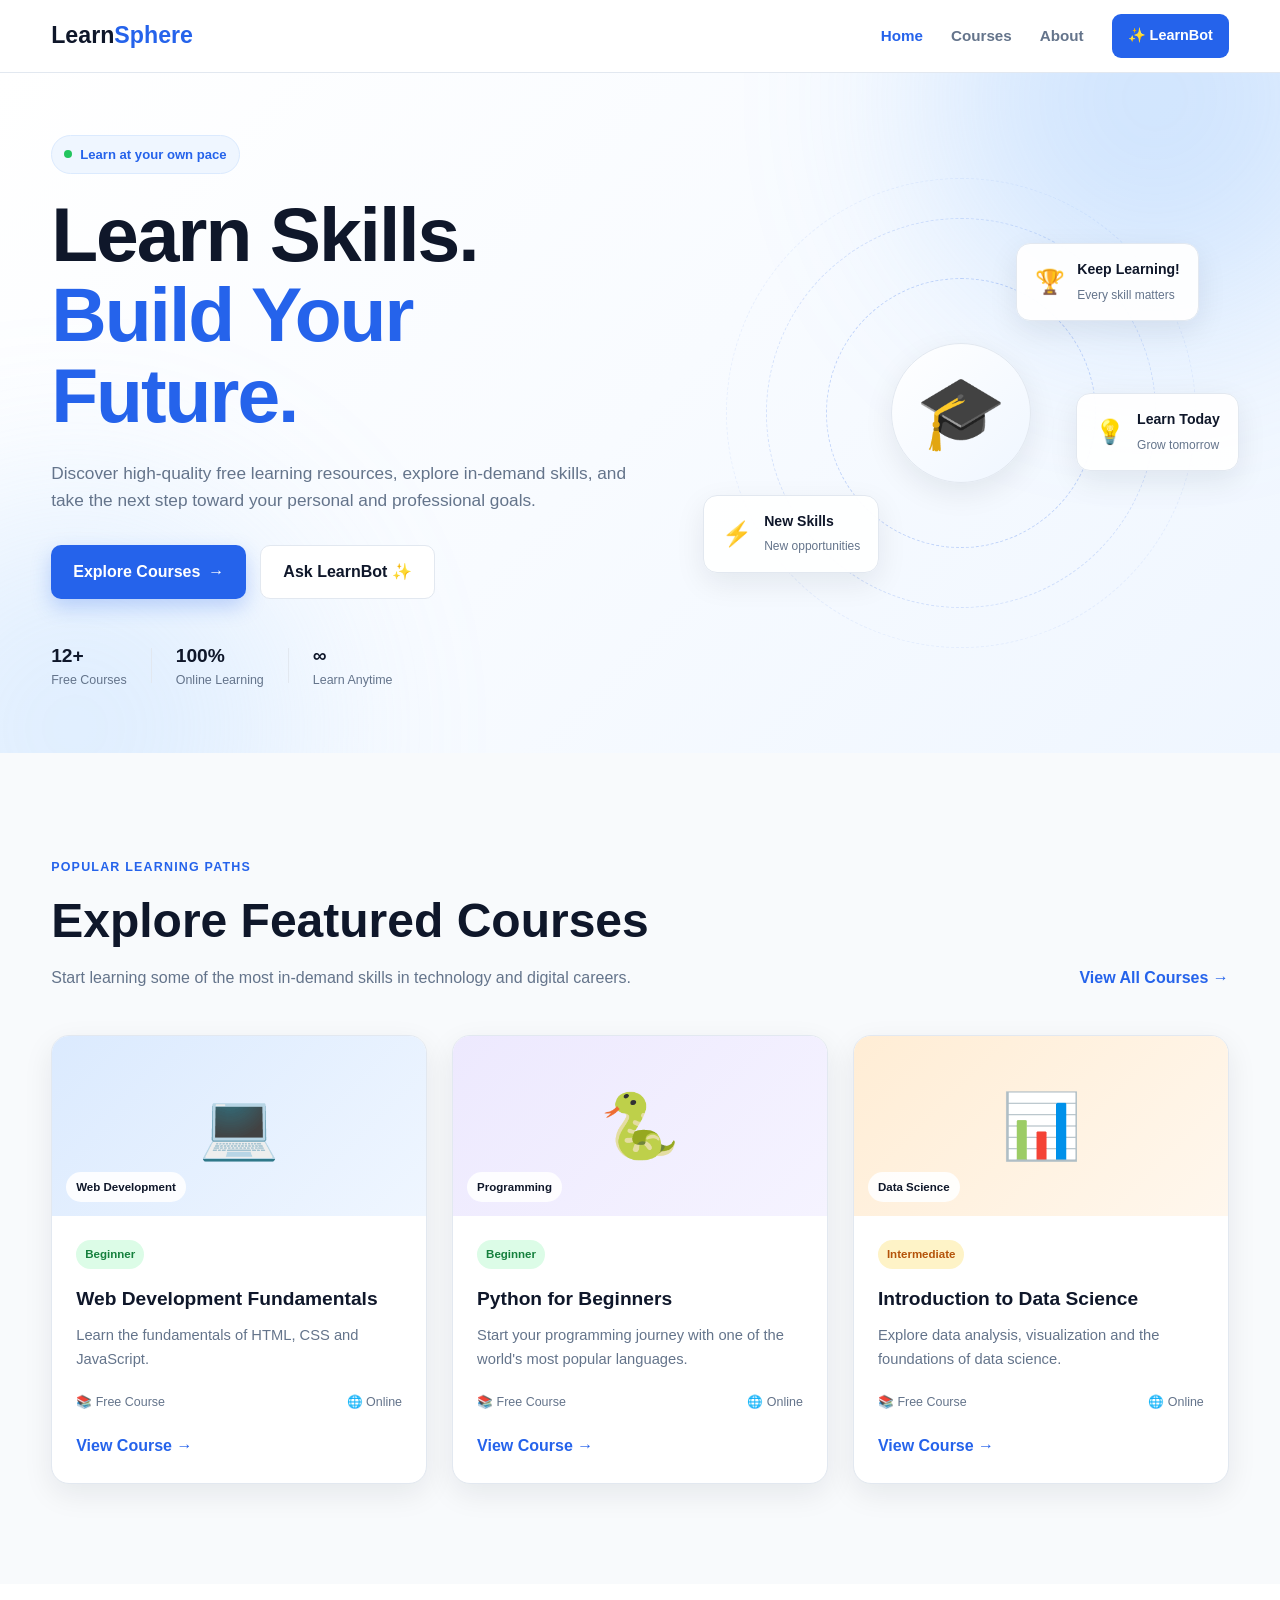
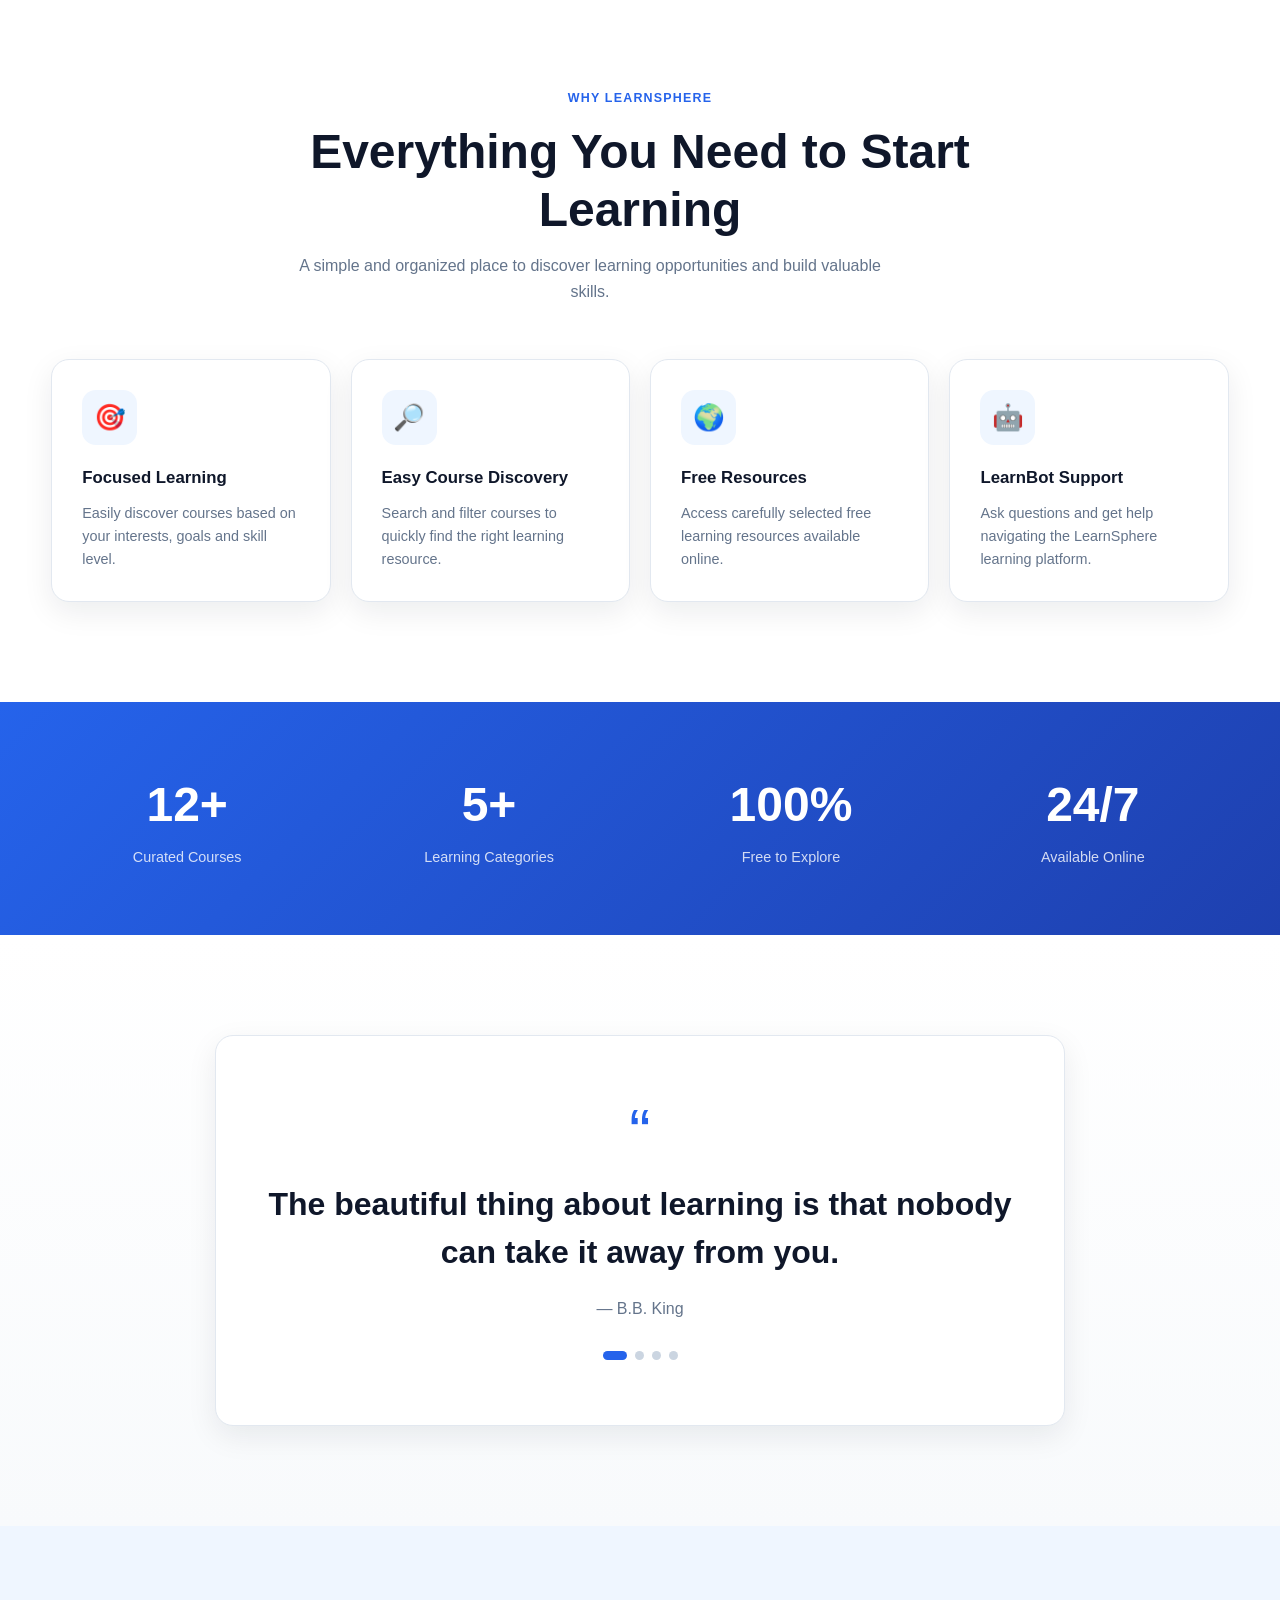
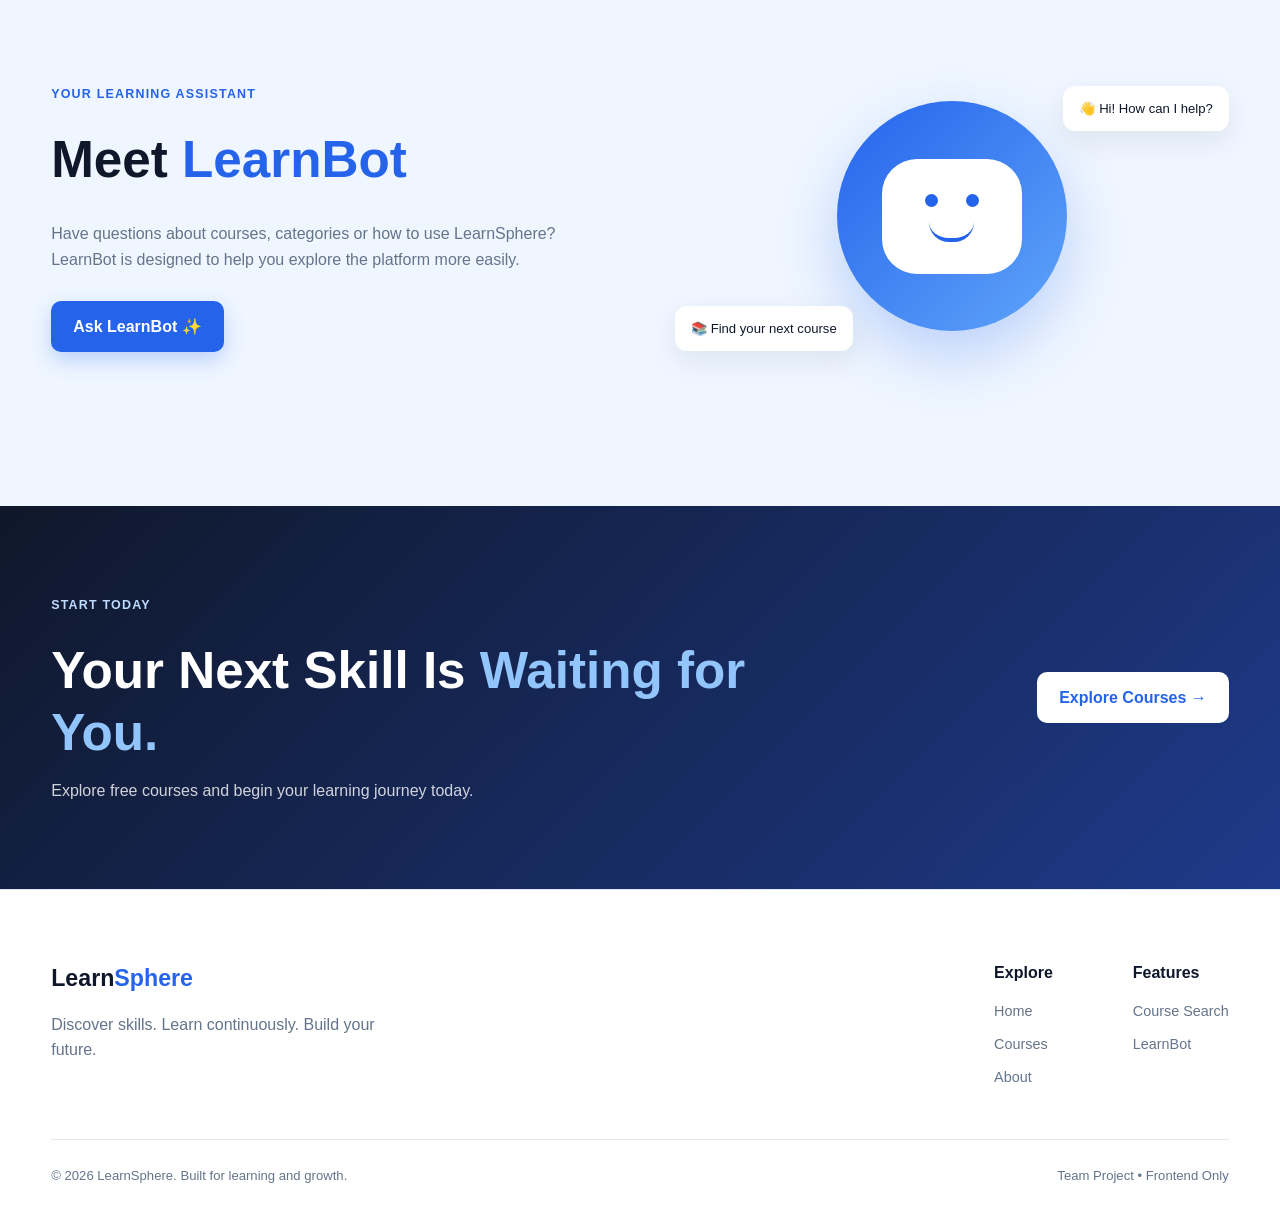
<file: index.html>
<!DOCTYPE html>
<html lang="en">

<head>
    <meta charset="UTF-8">
    <meta name="viewport" content="width=device-width, initial-scale=1.0">

    <title>LearnSphere | Learn Skills. Build Your Future.</title>

    <meta
        name="description"
        content="LearnSphere is a modern online learning platform to discover free courses and build new skills."
    >

    <link rel="stylesheet" href="css/style.css">
</head>


<body>

    <!-- =========================
         NAVBAR
    ========================== -->

    <header class="navbar">

        <div class="container nav-container">

            <a href="index.html" class="logo">
                Learn<span>Sphere</span>
            </a>


            <!-- Mobile Menu Button -->

            <button
                class="menu-toggle"
                id="menuToggle"
                aria-label="Toggle navigation menu"
            >
                <span></span>
                <span></span>
                <span></span>
            </button>


            <!-- Navigation -->

            <nav class="nav-links" id="navLinks">

                <a href="index.html" class="nav-link active">
                    Home
                </a>

                <a href="courses.html" class="nav-link">
                    Courses
                </a>

                <a href="about.html" class="nav-link">
                    About
                </a>

                <!-- Member 4 will connect this to LearnBot -->

                <a href="about.html#learnbot" class="nav-learnbot">
                    ✨ LearnBot
                </a>

            </nav>

        </div>

    </header>



    <!-- =========================
         HERO SECTION
    ========================== -->

    <main>

        <section class="hero">

            <div class="hero-glow glow-one"></div>
            <div class="hero-glow glow-two"></div>


            <div class="container hero-container">


                <!-- Hero Content -->

                <div class="hero-content">

                    <div class="badge hero-badge">

                        <span class="badge-dot"></span>

                        Learn at your own pace

                    </div>


                    <h1>

                        Learn Skills.

                        <span>Build Your Future.</span>

                    </h1>


                    <p class="hero-description">

                        Discover high-quality free learning resources,
                        explore in-demand skills, and take the next step
                        toward your personal and professional goals.

                    </p>


                    <div class="hero-actions">

                        <a
                            href="courses.html"
                            class="btn btn-primary"
                        >
                            Explore Courses
                            <span>→</span>
                        </a>


                        <a
                            href="#learnbot"
                            class="btn btn-secondary"
                        >
                            Ask LearnBot ✨
                        </a>

                    </div>


                    <!-- Hero Statistics -->

                    <div class="hero-trust">

                        <div class="trust-item">

                            <strong>12+</strong>

                            <span>Free Courses</span>

                        </div>


                        <div class="trust-divider"></div>


                        <div class="trust-item">

                            <strong>100%</strong>

                            <span>Online Learning</span>

                        </div>


                        <div class="trust-divider"></div>


                        <div class="trust-item">

                            <strong>∞</strong>

                            <span>Learn Anytime</span>

                        </div>

                    </div>

                </div>



                <!-- =========================
                     HERO VISUAL

                     NO LEARNING PROGRESS
                     NO KEEP GROWING CARD
                ========================== -->

                <div class="hero-visual">


                    <div class="floating-card floating-card-one">

                        <span class="floating-emoji">🏆</span>

                        <div>

                            <strong>Keep Learning!</strong>

                            <small>Every skill matters</small>

                        </div>

                    </div>



                    <div class="floating-card floating-card-two">

                        <span class="floating-emoji">⚡</span>

                        <div>

                            <strong>New Skills</strong>

                            <small>New opportunities</small>

                        </div>

                    </div>



                    <div class="floating-card floating-card-three">

                        <span class="floating-emoji">💡</span>

                        <div>

                            <strong>Learn Today</strong>

                            <small>Grow tomorrow</small>

                        </div>

                    </div>



                    <!-- Decorative Animated Circles -->

                    <div class="orbit orbit-one"></div>

                    <div class="orbit orbit-two"></div>

                    <div class="orbit orbit-three"></div>


                    <!-- Center Icon -->

                    <div class="hero-center-icon">
                        🎓
                    </div>


                </div>

            </div>

        </section>



        <!-- =========================
             FEATURED COURSES
        ========================== -->

        <section class="section featured-courses">

            <div class="container">


                <div class="section-heading">

                    <div>

                        <span class="section-label">
                            POPULAR LEARNING PATHS
                        </span>

                        <h2 class="section-title">
                            Explore Featured Courses
                        </h2>

                        <p class="section-description">

                            Start learning some of the most in-demand
                            skills in technology and digital careers.

                        </p>

                    </div>


                    <a
                        href="courses.html"
                        class="text-link"
                    >
                        View All Courses →
                    </a>

                </div>



                <div class="course-grid">


                    <!-- Course Card 1 -->

                    <article class="card course-card">

                        <div class="course-image course-image-blue">
                            💻

                            <span class="course-category">
                                Web Development
                            </span>
                        </div>


                        <div class="course-content">

                            <span class="course-level beginner">
                                Beginner
                            </span>

                            <h3>
                                Web Development Fundamentals
                            </h3>

                            <p>

                                Learn the fundamentals of HTML,
                                CSS and JavaScript.

                            </p>


                            <div class="course-meta">

                                <span>📚 Free Course</span>

                                <span>🌐 Online</span>

                            </div>


                            <a
                                href="course-details.html?course=web-development"
                                class="course-link"
                            >
                                View Course →
                            </a>

                        </div>

                    </article>



                    <!-- Course Card 2 -->

                    <article class="card course-card">

                        <div class="course-image course-image-purple">
                            🐍

                            <span class="course-category">
                                Programming
                            </span>
                        </div>


                        <div class="course-content">

                            <span class="course-level beginner">
                                Beginner
                            </span>

                            <h3>
                                Python for Beginners
                            </h3>

                            <p>

                                Start your programming journey
                                with one of the world's most
                                popular languages.

                            </p>


                            <div class="course-meta">

                                <span>📚 Free Course</span>

                                <span>🌐 Online</span>

                            </div>


                            <a
                                href="course-details.html?course=python"
                                class="course-link"
                            >
                                View Course →
                            </a>

                        </div>

                    </article>



                    <!-- Course Card 3 -->

                    <article class="card course-card">

                        <div class="course-image course-image-orange">
                            📊

                            <span class="course-category">
                                Data Science
                            </span>
                        </div>


                        <div class="course-content">

                            <span class="course-level intermediate">
                                Intermediate
                            </span>

                            <h3>
                                Introduction to Data Science
                            </h3>

                            <p>

                                Explore data analysis, visualization
                                and the foundations of data science.

                            </p>


                            <div class="course-meta">

                                <span>📚 Free Course</span>

                                <span>🌐 Online</span>

                            </div>


                            <a
                                href="course-details.html?course=data-science"
                                class="course-link"
                            >
                                View Course →
                            </a>

                        </div>

                    </article>


                </div>

            </div>

        </section>



        <!-- =========================
             WHY LEARNSPHERE
        ========================== -->

        <section class="section why-section">

            <div class="container">


                <div class="center-heading">

                    <span class="section-label">
                        WHY LEARNSPHERE
                    </span>

                    <h2 class="section-title">
                        Everything You Need to Start Learning
                    </h2>

                    <p class="section-description">

                        A simple and organized place to discover
                        learning opportunities and build valuable skills.

                    </p>

                </div>



                <div class="feature-grid">


                    <div class="feature-card card">

                        <div class="feature-icon">
                            🎯
                        </div>

                        <h3>
                            Focused Learning
                        </h3>

                        <p>

                            Easily discover courses based on your
                            interests, goals and skill level.

                        </p>

                    </div>



                    <div class="feature-card card">

                        <div class="feature-icon">
                            🔎
                        </div>

                        <h3>
                            Easy Course Discovery
                        </h3>

                        <p>

                            Search and filter courses to quickly
                            find the right learning resource.

                        </p>

                    </div>



                    <div class="feature-card card">

                        <div class="feature-icon">
                            🌍
                        </div>

                        <h3>
                            Free Resources
                        </h3>

                        <p>

                            Access carefully selected free learning
                            resources available online.

                        </p>

                    </div>



                    <div class="feature-card card">

                        <div class="feature-icon">
                            🤖
                        </div>

                        <h3>
                            LearnBot Support
                        </h3>

                        <p>

                            Ask questions and get help navigating
                            the LearnSphere learning platform.

                        </p>

                    </div>


                </div>

            </div>

        </section>



        <!-- =========================
             LEARNING STATISTICS
        ========================== -->

        <section class="statistics-section">

            <div class="container stats-container">


                <div class="stat-item">

                    <strong class="stat-number" data-target="12">
                        0
                    </strong>

                    <span>
                        Curated Courses
                    </span>

                </div>



                <div class="stat-item">

                    <strong class="stat-number" data-target="5">
                        0
                    </strong>

                    <span>
                        Learning Categories
                    </span>

                </div>



                <div class="stat-item">

                    <strong>
                        100%
                    </strong>

                    <span>
                        Free to Explore
                    </span>

                </div>



                <div class="stat-item">

                    <strong>
                        24/7
                    </strong>

                    <span>
                        Available Online
                    </span>

                </div>


            </div>

        </section>



        <!-- =========================
             MOTIVATIONAL QUOTE
        ========================== -->

        <section class="section quote-section">

            <div class="container">

                <div class="quote-card">

                    <div class="quote-icon">
                        “
                    </div>


                    <blockquote id="learningQuote">

                        The beautiful thing about learning is that
                        nobody can take it away from you.

                    </blockquote>


                    <p id="quoteAuthor">
                        — B.B. King
                    </p>


                    <div class="quote-dots">

                        <button
                            class="quote-dot active"
                            data-quote="0"
                            aria-label="Quote 1"
                        ></button>

                        <button
                            class="quote-dot"
                            data-quote="1"
                            aria-label="Quote 2"
                        ></button>

                        <button
                            class="quote-dot"
                            data-quote="2"
                            aria-label="Quote 3"
                        ></button>

                        <button
                            class="quote-dot"
                            data-quote="3"
                            aria-label="Quote 4"
                        ></button>

                    </div>

                </div>

            </div>

        </section>



        <!-- =========================
             LEARNBOT SECTION
        ========================== -->

        <section
            class="section learnbot-section"
            id="learnbot"
        >

            <div class="container learnbot-container">


                <div class="learnbot-content">

                    <span class="section-label">
                        YOUR LEARNING ASSISTANT
                    </span>


                    <h2>

                        Meet
                        <span>LearnBot</span>

                    </h2>


                    <p>

                        Have questions about courses, categories or
                        how to use LearnSphere? LearnBot is designed
                        to help you explore the platform more easily.

                    </p>


                    <!-- Member 4 can connect this -->

                    <a
                        href="about.html#learnbot"
                        class="btn btn-primary"
                    >
                        Ask LearnBot ✨
                    </a>

                </div>



                <div class="bot-visual">

                    <div class="bot-circle">

                        <div class="bot-face">

                            <div class="bot-eyes">

                                <span></span>
                                <span></span>

                            </div>


                            <div class="bot-smile"></div>

                        </div>

                    </div>


                    <div class="bot-message message-one">

                        👋 Hi! How can I help?

                    </div>


                    <div class="bot-message message-two">

                        📚 Find your next course

                    </div>


                </div>


            </div>

        </section>



        <!-- =========================
             FINAL CTA
        ========================== -->

        <section class="final-cta">

            <div class="container final-cta-container">

                <div>

                    <span class="section-label light-label">
                        START TODAY
                    </span>

                    <h2>

                        Your Next Skill Is
                        <span>Waiting for You.</span>

                    </h2>

                    <p>

                        Explore free courses and begin your
                        learning journey today.

                    </p>

                </div>


                <a
                    href="courses.html"
                    class="btn btn-light"
                >
                    Explore Courses →
                </a>


            </div>

        </section>


    </main>



    <!-- =========================
         FOOTER
    ========================== -->

    <footer class="footer">

        <div class="container footer-container">


            <div class="footer-brand">

                <a href="index.html" class="logo">

                    Learn<span>Sphere</span>

                </a>


                <p>

                    Discover skills.
                    Learn continuously.
                    Build your future.

                </p>

            </div>



            <div class="footer-links">

                <div>

                    <h4>
                        Explore
                    </h4>

                    <a href="index.html">
                        Home
                    </a>

                    <a href="courses.html">
                        Courses
                    </a>

                    <a href="about.html">
                        About
                    </a>

                </div>



                <div>

                    <h4>
                        Features
                    </h4>

                    <a href="courses.html">
                        Course Search
                    </a>

                    <a href="about.html#learnbot">
                        LearnBot
                    </a>

                </div>


            </div>


        </div>



        <div class="container footer-bottom">

            <p>

                © 2026 LearnSphere.
                Built for learning and growth.

            </p>


            <p>

                Team Project • Frontend Only

            </p>

        </div>

    </footer>



    <!-- JavaScript -->

    <script src="js/home.js"></script>

</body>

</html>
</file>
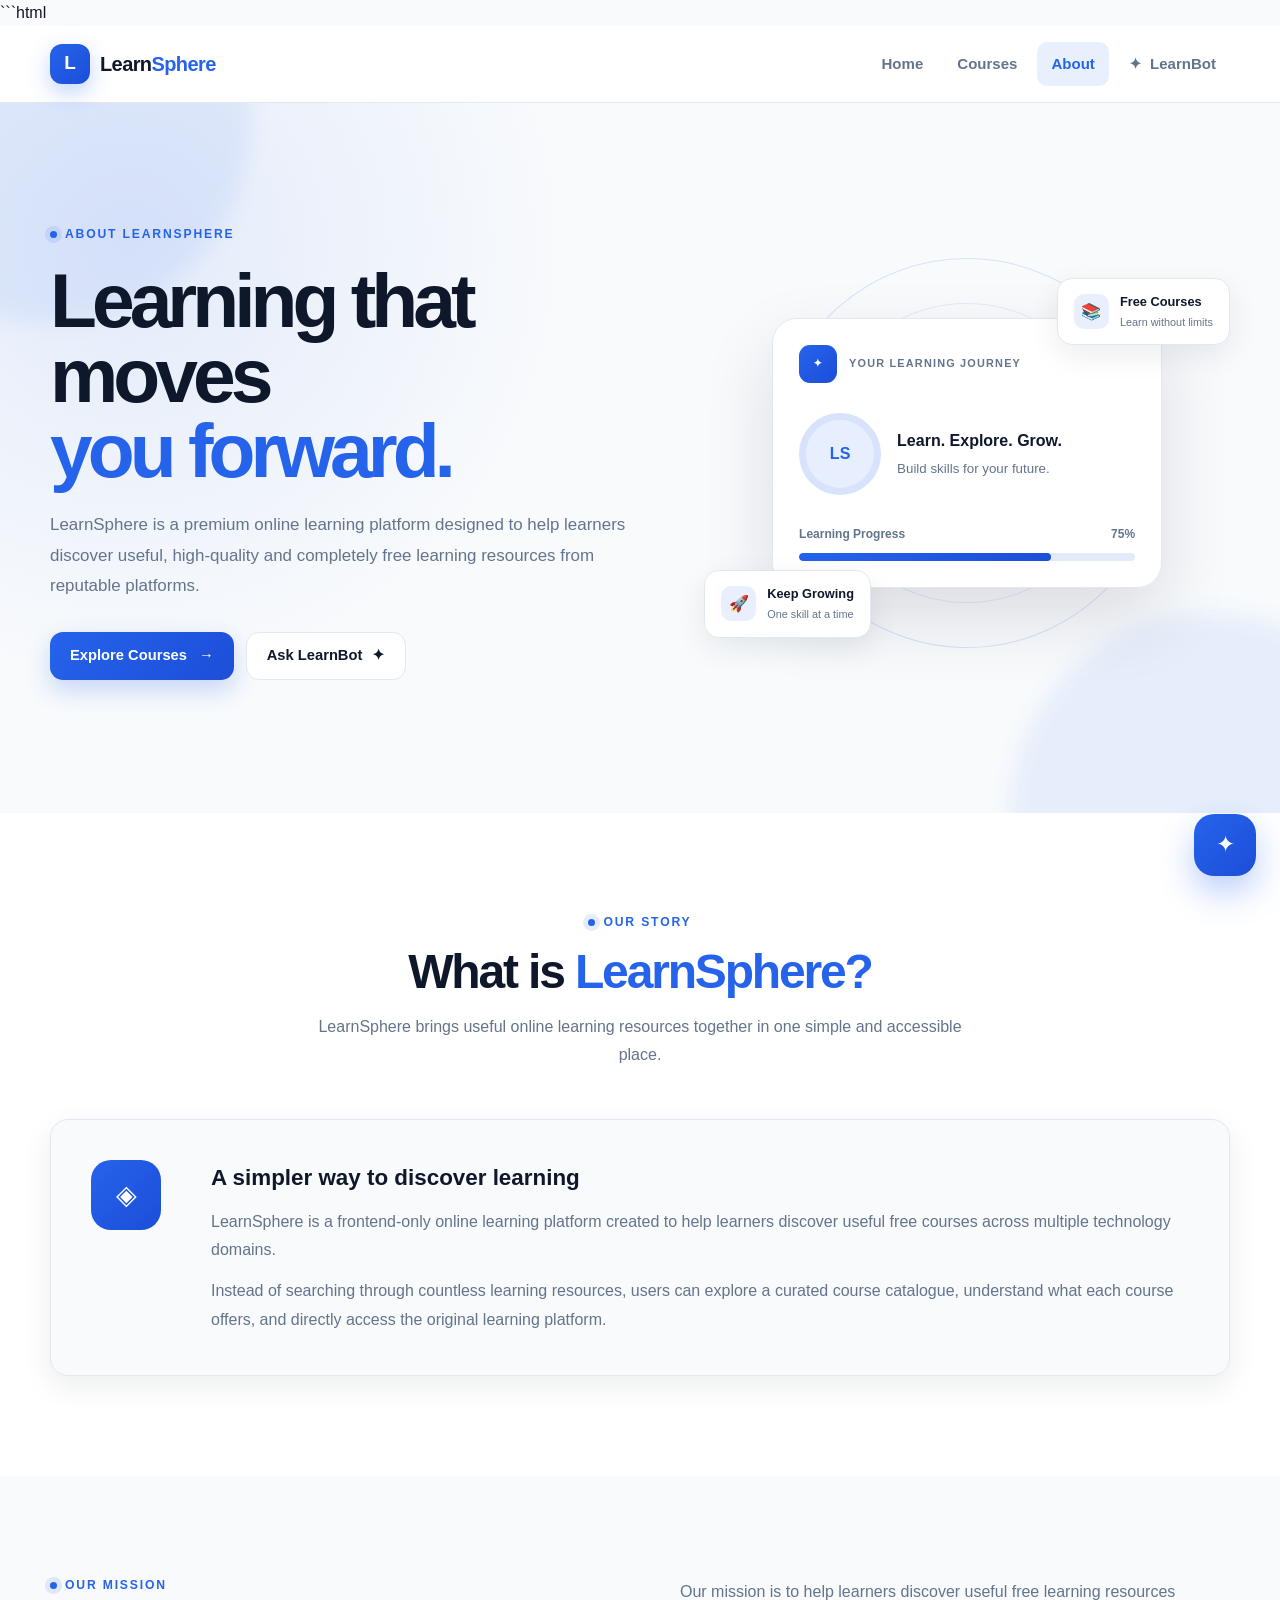
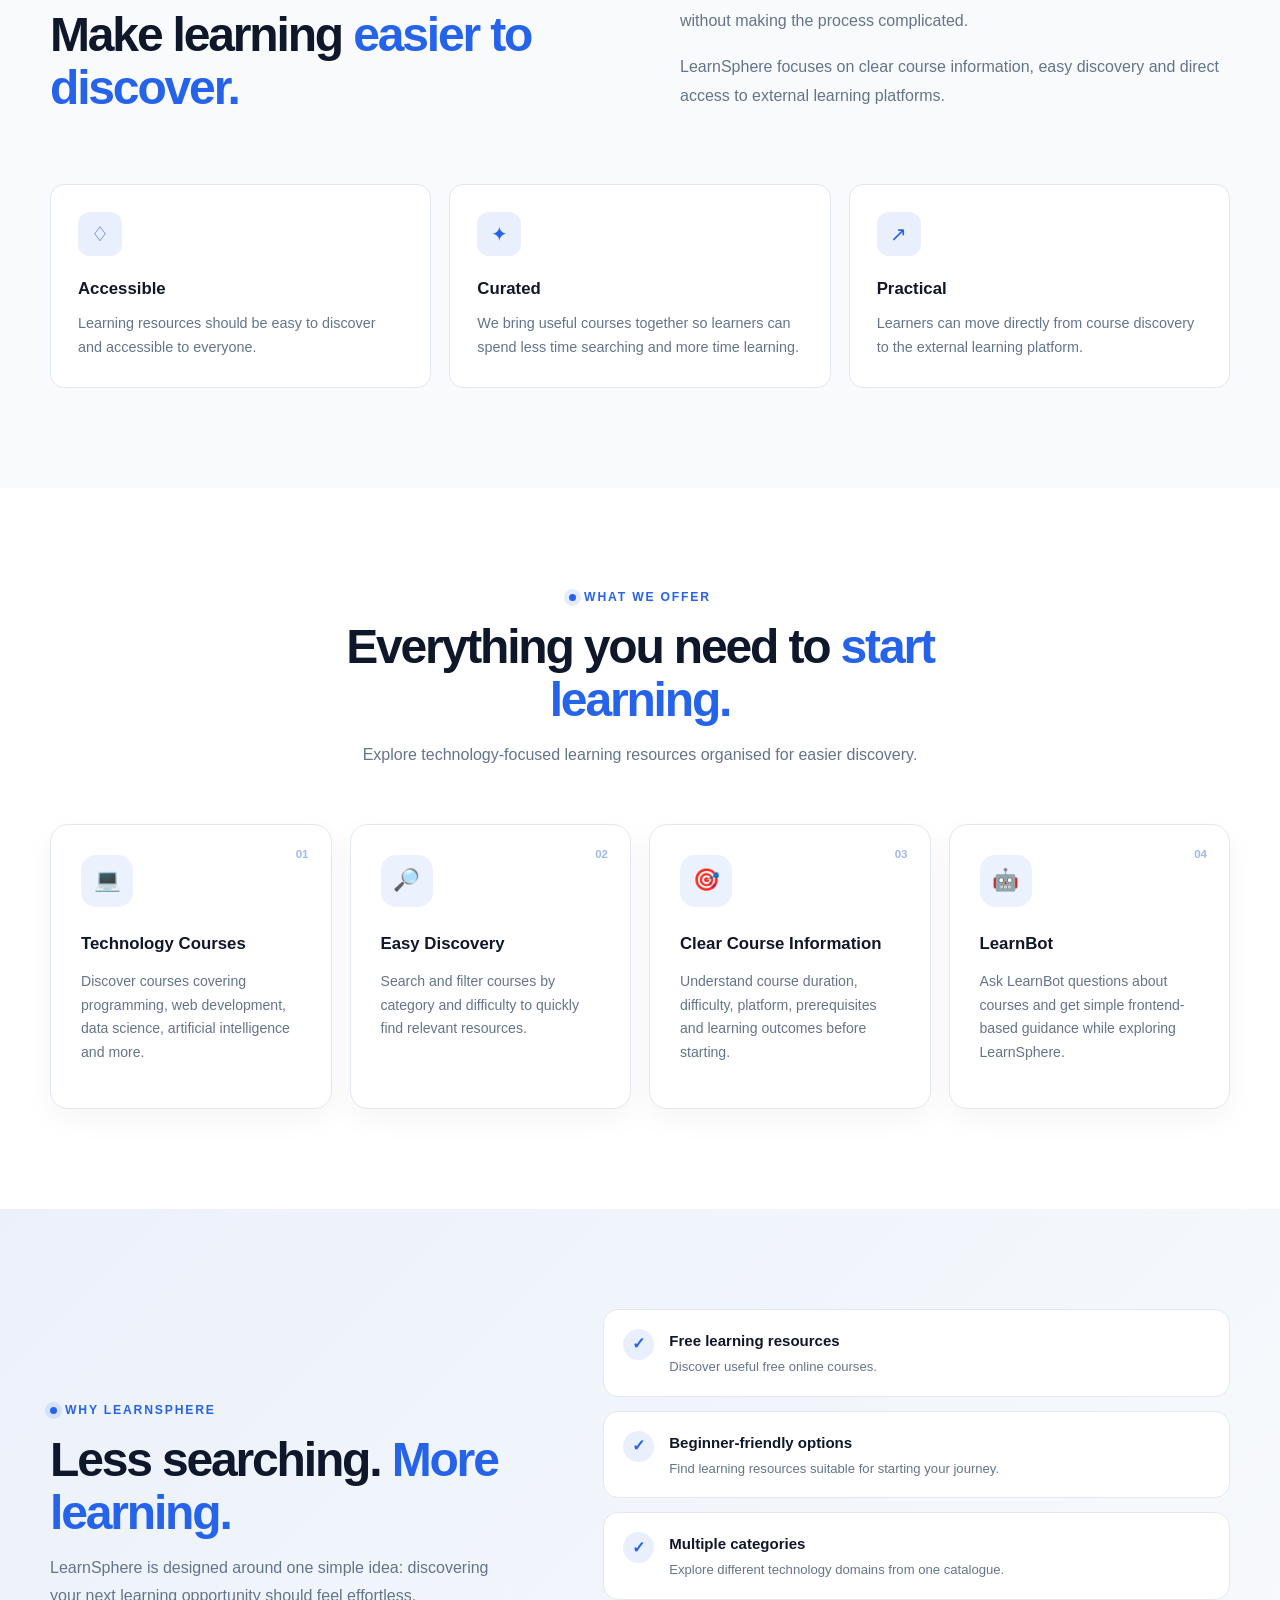
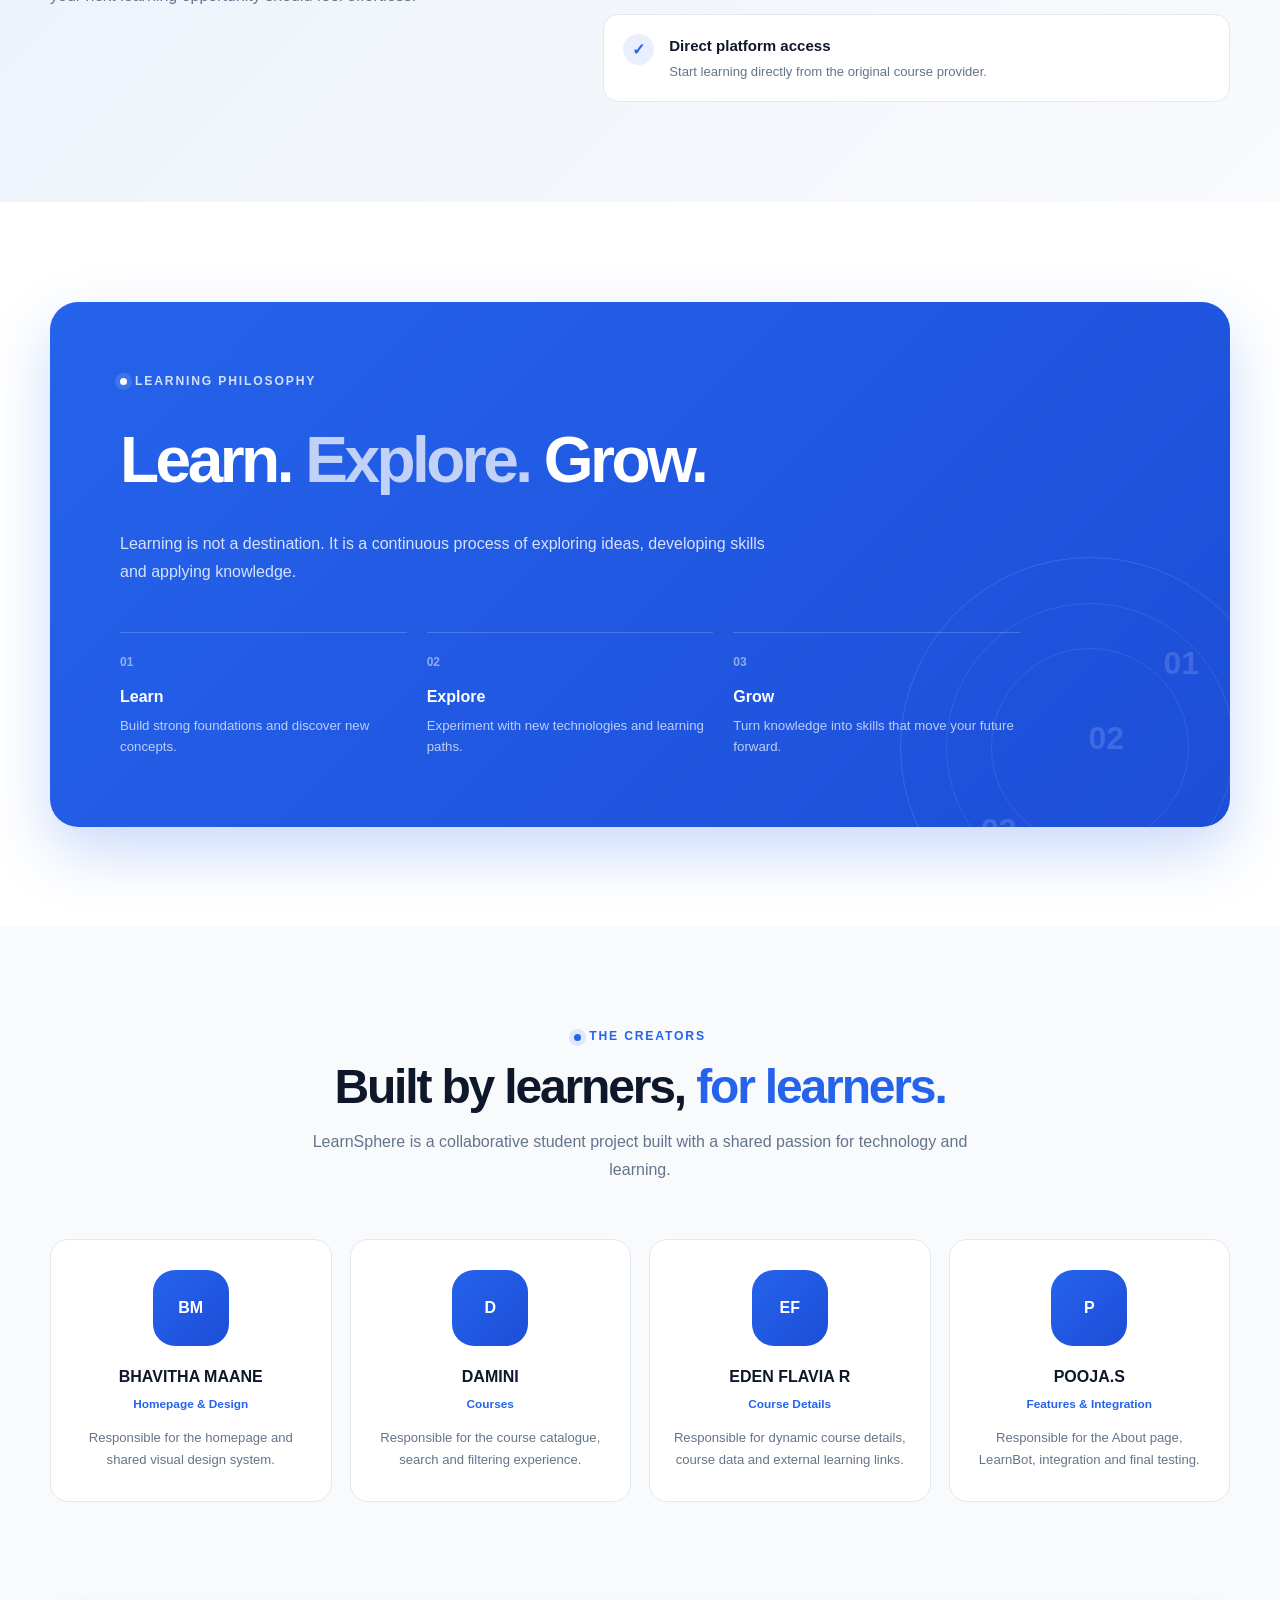
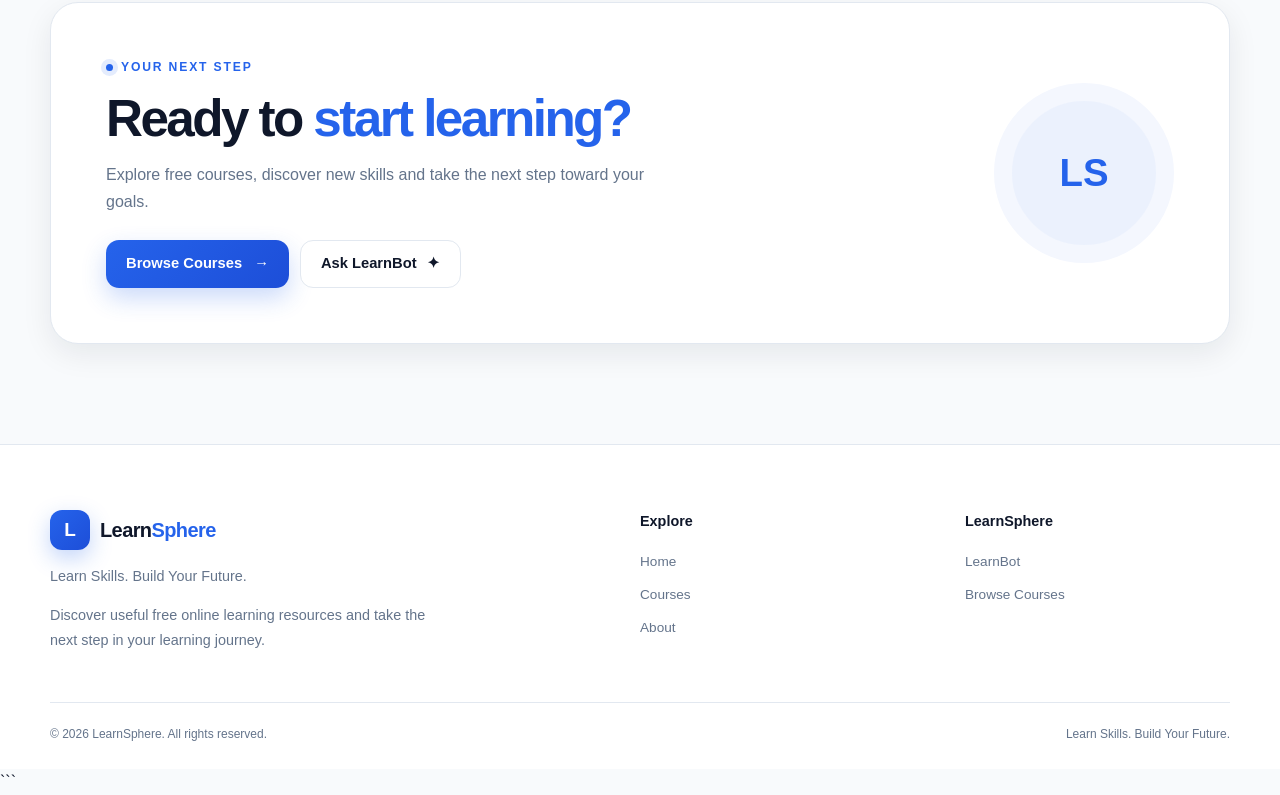
<file: about.html>
```html
<!DOCTYPE html>
<html lang="en">
<head>
    <meta charset="UTF-8">

    <meta
        name="viewport"
        content="width=device-width, initial-scale=1.0"
    >

    <meta
        name="description"
        content="LearnSphere - Learn Skills. Build Your Future."
    >

    <title>About | LearnSphere</title>

    <!-- Global stylesheet created by Member 1 -->
    <link rel="stylesheet" href="css/style.css">

    <!-- About page + LearnBot styling -->
    <link rel="stylesheet" href="css/about.css">
</head>

<body>

    <!-- =========================================================
         NAVIGATION
    ========================================================== -->
    <header class="about-header">

        <nav class="about-navbar">

            <div class="about-nav-container">

                <!-- Logo -->
                <a
                    href="index.html"
                    class="about-logo"
                    aria-label="LearnSphere Home"
                >
                    <span class="about-logo-icon">L</span>

                    <span class="about-logo-text">
                        Learn<span>Sphere</span>
                    </span>
                </a>

                <!-- Mobile menu button -->
                <button
                    class="about-menu-toggle"
                    id="aboutMenuToggle"
                    type="button"
                    aria-label="Open navigation menu"
                    aria-expanded="false"
                    aria-controls="aboutNavLinks"
                >
                    <span></span>
                    <span></span>
                    <span></span>
                </button>

                <!-- Navigation links -->
                <div
                    class="about-nav-links"
                    id="aboutNavLinks"
                >

                    <a href="index.html">
                        Home
                    </a>

                    <a href="courses.html">
                        Courses
                    </a>

                    <a
                        href="about.html"
                        class="active"
                        aria-current="page"
                    >
                        About
                    </a>

                    <!-- LearnBot -->
                    <a
                        href="#learnbot"
                        class="learnbot-trigger"
                        data-learnbot
                    >
                        <span class="about-bot-nav-icon">✦</span>
                        LearnBot
                    </a>

                </div>

            </div>

        </nav>

    </header>


    <main>

        <!-- =====================================================
             ABOUT HERO
        ====================================================== -->
        <section class="about-hero">

            <div class="about-hero-glow about-glow-one"></div>
            <div class="about-hero-glow about-glow-two"></div>

            <div class="about-container about-hero-grid">

                <div class="about-hero-content">

                    <span class="about-eyebrow">
                        <span class="about-eyebrow-dot"></span>
                        ABOUT LEARNSPHERE
                    </span>

                    <h1>
                        Learning that moves
                        <span>you forward.</span>
                    </h1>

                    <p>
                        LearnSphere is a premium online learning platform
                        designed to help learners discover useful,
                        high-quality and completely free learning resources
                        from reputable platforms.
                    </p>

                    <div class="about-hero-actions">

                        <a
                            href="courses.html"
                            class="about-primary-btn"
                        >
                            Explore Courses
                            <span>→</span>
                        </a>

                        <a
                            href="#learnbot"
                            class="about-secondary-btn learnbot-trigger"
                            data-learnbot
                        >
                            Ask LearnBot
                            <span>✦</span>
                        </a>

                    </div>

                </div>


                <!-- Hero visual -->
                <div class="about-hero-visual">

                    <div class="about-orbit orbit-one"></div>
                    <div class="about-orbit orbit-two"></div>

                    <div class="about-learning-card">

                        <div class="about-learning-card-top">

                            <div class="about-card-icon">
                                ✦
                            </div>

                            <span>
                                YOUR LEARNING JOURNEY
                            </span>

                        </div>

                        <div class="about-learning-main">

                            <div class="about-learning-circle">
                                <span>LS</span>
                            </div>

                            <div>
                                <strong>
                                    Learn. Explore. Grow.
                                </strong>

                                <small>
                                    Build skills for your future.
                                </small>
                            </div>

                        </div>

                        <div class="about-progress-area">

                            <div class="about-progress-label">
                                <span>Learning Progress</span>
                                <span>75%</span>
                            </div>

                            <div class="about-progress">
                                <span></span>
                            </div>

                        </div>

                    </div>


                    <div class="about-floating-card about-floating-one">
                        <span>📚</span>
                        <div>
                            <strong>Free Courses</strong>
                            <small>Learn without limits</small>
                        </div>
                    </div>


                    <div class="about-floating-card about-floating-two">
                        <span>🚀</span>
                        <div>
                            <strong>Keep Growing</strong>
                            <small>One skill at a time</small>
                        </div>
                    </div>

                </div>

            </div>

        </section>


        <!-- =====================================================
             WHAT IS LEARNSPHERE
        ====================================================== -->
        <section class="about-intro-section">

            <div class="about-container">

                <div class="about-section-heading centered">

                    <span class="about-eyebrow">
                        <span class="about-eyebrow-dot"></span>
                        OUR STORY
                    </span>

                    <h2>
                        What is
                        <span>LearnSphere?</span>
                    </h2>

                    <p>
                        LearnSphere brings useful online learning resources
                        together in one simple and accessible place.
                    </p>

                </div>


                <div class="about-story-card">

                    <div class="about-story-icon">
                        ◈
                    </div>

                    <div class="about-story-content">

                        <h3>
                            A simpler way to discover learning
                        </h3>

                        <p>
                            LearnSphere is a frontend-only online learning
                            platform created to help learners discover
                            useful free courses across multiple technology
                            domains.
                        </p>

                        <p>
                            Instead of searching through countless learning
                            resources, users can explore a curated course
                            catalogue, understand what each course offers,
                            and directly access the original learning
                            platform.
                        </p>

                    </div>

                </div>

            </div>

        </section>


        <!-- =====================================================
             OUR MISSION
        ====================================================== -->
        <section class="about-mission-section">

            <div class="about-container">

                <div class="about-two-column">

                    <div class="about-section-heading">

                        <span class="about-eyebrow">
                            <span class="about-eyebrow-dot"></span>
                            OUR MISSION
                        </span>

                        <h2>
                            Make learning
                            <span>easier to discover.</span>
                        </h2>

                    </div>


                    <div class="about-mission-text">

                        <p>
                            Our mission is to help learners discover useful
                            free learning resources without making the
                            process complicated.
                        </p>

                        <p>
                            LearnSphere focuses on clear course information,
                            easy discovery and direct access to external
                            learning platforms.
                        </p>

                    </div>

                </div>


                <div class="about-values-grid">

                    <article class="about-value-card">

                        <div class="about-value-icon">
                            ♢
                        </div>

                        <h3>
                            Accessible
                        </h3>

                        <p>
                            Learning resources should be easy to discover
                            and accessible to everyone.
                        </p>

                    </article>


                    <article class="about-value-card">

                        <div class="about-value-icon">
                            ✦
                        </div>

                        <h3>
                            Curated
                        </h3>

                        <p>
                            We bring useful courses together so learners can
                            spend less time searching and more time learning.
                        </p>

                    </article>


                    <article class="about-value-card">

                        <div class="about-value-icon">
                            ↗
                        </div>

                        <h3>
                            Practical
                        </h3>

                        <p>
                            Learners can move directly from course discovery
                            to the external learning platform.
                        </p>

                    </article>

                </div>

            </div>

        </section>


        <!-- =====================================================
             WHAT WE OFFER
        ====================================================== -->
        <section class="about-offer-section">

            <div class="about-container">

                <div class="about-section-heading centered">

                    <span class="about-eyebrow">
                        <span class="about-eyebrow-dot"></span>
                        WHAT WE OFFER
                    </span>

                    <h2>
                        Everything you need to
                        <span>start learning.</span>
                    </h2>

                    <p>
                        Explore technology-focused learning resources
                        organised for easier discovery.
                    </p>

                </div>


                <div class="about-offer-grid">

                    <article class="about-offer-card">

                        <div class="about-offer-number">
                            01
                        </div>

                        <div class="about-offer-icon">
                            💻
                        </div>

                        <h3>
                            Technology Courses
                        </h3>

                        <p>
                            Discover courses covering programming, web
                            development, data science, artificial
                            intelligence and more.
                        </p>

                    </article>


                    <article class="about-offer-card">

                        <div class="about-offer-number">
                            02
                        </div>

                        <div class="about-offer-icon">
                            🔎
                        </div>

                        <h3>
                            Easy Discovery
                        </h3>

                        <p>
                            Search and filter courses by category and
                            difficulty to quickly find relevant resources.
                        </p>

                    </article>


                    <article class="about-offer-card">

                        <div class="about-offer-number">
                            03
                        </div>

                        <div class="about-offer-icon">
                            🎯
                        </div>

                        <h3>
                            Clear Course Information
                        </h3>

                        <p>
                            Understand course duration, difficulty,
                            platform, prerequisites and learning outcomes
                            before starting.
                        </p>

                    </article>


                    <article class="about-offer-card">

                        <div class="about-offer-number">
                            04
                        </div>

                        <div class="about-offer-icon">
                            🤖
                        </div>

                        <h3>
                            LearnBot
                        </h3>

                        <p>
                            Ask LearnBot questions about courses and get
                            simple frontend-based guidance while exploring
                            LearnSphere.
                        </p>

                    </article>

                </div>

            </div>

        </section>


        <!-- =====================================================
             WHY LEARNSPHERE
        ====================================================== -->
        <section class="about-why-section">

            <div class="about-container">

                <div class="about-why-layout">

                    <div class="about-section-heading">

                        <span class="about-eyebrow">
                            <span class="about-eyebrow-dot"></span>
                            WHY LEARNSPHERE
                        </span>

                        <h2>
                            Less searching.
                            <span>More learning.</span>
                        </h2>

                        <p>
                            LearnSphere is designed around one simple idea:
                            discovering your next learning opportunity should
                            feel effortless.
                        </p>

                    </div>


                    <div class="about-benefits">

                        <div class="about-benefit">
                            <span class="about-benefit-check">✓</span>

                            <div>
                                <strong>
                                    Free learning resources
                                </strong>

                                <p>
                                    Discover useful free online courses.
                                </p>
                            </div>
                        </div>


                        <div class="about-benefit">
                            <span class="about-benefit-check">✓</span>

                            <div>
                                <strong>
                                    Beginner-friendly options
                                </strong>

                                <p>
                                    Find learning resources suitable for
                                    starting your journey.
                                </p>
                            </div>
                        </div>


                        <div class="about-benefit">
                            <span class="about-benefit-check">✓</span>

                            <div>
                                <strong>
                                    Multiple categories
                                </strong>

                                <p>
                                    Explore different technology domains
                                    from one catalogue.
                                </p>
                            </div>
                        </div>


                        <div class="about-benefit">
                            <span class="about-benefit-check">✓</span>

                            <div>
                                <strong>
                                    Direct platform access
                                </strong>

                                <p>
                                    Start learning directly from the
                                    original course provider.
                                </p>
                            </div>
                        </div>

                    </div>

                </div>

            </div>

        </section>


        <!-- =====================================================
             LEARNING PHILOSOPHY
        ====================================================== -->
        <section class="about-philosophy-section">

            <div class="about-container">

                <div class="about-philosophy-card">

                    <div class="about-philosophy-decoration">
                        <span>01</span>
                        <span>02</span>
                        <span>03</span>
                    </div>

                    <div class="about-philosophy-content">

                        <span class="about-eyebrow">
                            <span class="about-eyebrow-dot"></span>
                            LEARNING PHILOSOPHY
                        </span>

                        <h2>
                            Learn.
                            <span>Explore.</span>
                            Grow.
                        </h2>

                        <p>
                            Learning is not a destination. It is a continuous
                            process of exploring ideas, developing skills and
                            applying knowledge.
                        </p>

                        <div class="about-philosophy-points">

                            <div>
                                <span>01</span>

                                <strong>
                                    Learn
                                </strong>

                                <p>
                                    Build strong foundations and discover
                                    new concepts.
                                </p>
                            </div>

                            <div>
                                <span>02</span>

                                <strong>
                                    Explore
                                </strong>

                                <p>
                                    Experiment with new technologies and
                                    learning paths.
                                </p>
                            </div>

                            <div>
                                <span>03</span>

                                <strong>
                                    Grow
                                </strong>

                                <p>
                                    Turn knowledge into skills that move
                                    your future forward.
                                </p>
                            </div>

                        </div>

                    </div>

                </div>

            </div>

        </section>


        <!-- =====================================================
             CREATORS
        ====================================================== -->
        <section class="about-creators-section">

            <div class="about-container">

                <div class="about-section-heading centered">

                    <span class="about-eyebrow">
                        <span class="about-eyebrow-dot"></span>
                        THE CREATORS
                    </span>

                    <h2>
                        Built by learners,
                        <span>for learners.</span>
                    </h2>

                    <p>
                        LearnSphere is a collaborative student project built
                        with a shared passion for technology and learning.
                    </p>

                </div>


                <div class="about-creators-grid">

                    <!-- =================================================
                         CREATOR 1
                    ================================================== -->
                    <article class="about-creator-card">

                        <div class="about-avatar">
                            BM
                        </div>

                        <h3>
                            BHAVITHA MAANE
                        </h3>

                        <span>
                            Homepage &amp; Design
                        </span>

                        <p>
                            Responsible for the homepage and shared visual
                            design system.
                        </p>

                    </article>


                    <!-- =================================================
                         CREATOR 2
                    ================================================== -->
                    <article class="about-creator-card">

                        <div class="about-avatar">
                            D
                        </div>

                        <h3>
                            DAMINI
                        </h3>

                        <span>
                            Courses
                        </span>

                        <p>
                            Responsible for the course catalogue, search
                            and filtering experience.
                        </p>

                    </article>


                    <!-- =================================================
                         CREATOR 3
                    ================================================== -->
                    <article class="about-creator-card">

                        <div class="about-avatar">
                            EF
                        </div>

                        <h3>
                            EDEN FLAVIA R
                        </h3>

                        <span>
                            Course Details
                        </span>

                        <p>
                            Responsible for dynamic course details,
                            course data and external learning links.
                        </p>

                    </article>


                    <!-- =================================================
                         CREATOR 4
                    ================================================== -->
                    <article class="about-creator-card">

                        <div class="about-avatar">
                            P
                        </div>

                        <h3>
                            POOJA.S
                        </h3>

                        <span>
                            Features &amp; Integration
                        </span>

                        <p>
                            Responsible for the About page, LearnBot,
                            integration and final testing.
                        </p>

                    </article>

                </div>

            </div>

        </section>


        <!-- =====================================================
             FINAL CTA
        ====================================================== -->
        <section class="about-final-cta">

            <div class="about-container">

                <div class="about-cta-card">

                    <div class="about-cta-content">

                        <span class="about-eyebrow">
                            <span class="about-eyebrow-dot"></span>
                            YOUR NEXT STEP
                        </span>

                        <h2>
                            Ready to
                            <span>start learning?</span>
                        </h2>

                        <p>
                            Explore free courses, discover new skills and
                            take the next step toward your goals.
                        </p>

                        <div class="about-cta-actions">

                            <a
                                href="courses.html"
                                class="about-primary-btn"
                            >
                                Browse Courses
                                <span>→</span>
                            </a>

                            <button
                                type="button"
                                class="about-secondary-btn learnbot-trigger"
                                data-learnbot
                            >
                                Ask LearnBot
                                <span>✦</span>
                            </button>

                        </div>

                    </div>

                    <div class="about-cta-orb">
                        <span>LS</span>
                    </div>

                </div>

            </div>

        </section>

    </main>


    <!-- =========================================================
         FOOTER
    ========================================================== -->
    <footer class="about-footer">

        <div class="about-container">

            <div class="about-footer-grid">

                <div class="about-footer-brand">

                    <a
                        href="index.html"
                        class="about-logo"
                    >
                        <span class="about-logo-icon">
                            L
                        </span>

                        <span class="about-logo-text">
                            Learn<span>Sphere</span>
                        </span>
                    </a>

                    <p>
                        Learn Skills. Build Your Future.
                    </p>

                    <p class="about-footer-description">
                        Discover useful free online learning resources
                        and take the next step in your learning journey.
                    </p>

                </div>


                <div class="about-footer-column">

                    <h4>
                        Explore
                    </h4>

                    <a href="index.html">
                        Home
                    </a>

                    <a href="courses.html">
                        Courses
                    </a>

                    <a href="about.html">
                        About
                    </a>

                </div>


                <div class="about-footer-column">

                    <h4>
                        LearnSphere
                    </h4>

                    <a
                        href="#learnbot"
                        class="learnbot-trigger"
                        data-learnbot
                    >
                        LearnBot
                    </a>

                    <a href="courses.html">
                        Browse Courses
                    </a>

                </div>

            </div>


            <div class="about-footer-bottom">

                <span>
                    ©
                    <span id="aboutCurrentYear"></span>
                    LearnSphere. All rights reserved.
                </span>

                <span>
                    Learn Skills. Build Your Future.
                </span>

            </div>

        </div>

    </footer>


    <!-- LearnBot -->
    <script src="js/chatbot.js"></script>


    <!-- About page functionality -->
    <script>
        document.addEventListener("DOMContentLoaded", function () {

            /* Current year */
            const yearElement =
                document.getElementById("aboutCurrentYear");

            if (yearElement) {

                yearElement.textContent =
                    new Date().getFullYear();

            }


            /* Mobile navigation */
            const menuToggle =
                document.getElementById("aboutMenuToggle");

            const navLinks =
                document.getElementById("aboutNavLinks");

            if (menuToggle && navLinks) {

                menuToggle.addEventListener(
                    "click",
                    function () {

                        const isOpen =
                            navLinks.classList.toggle("open");

                        menuToggle.classList.toggle(
                            "open",
                            isOpen
                        );

                        menuToggle.setAttribute(
                            "aria-expanded",
                            String(isOpen)
                        );

                    }
                );


                /* Close mobile menu after navigation */
                navLinks
                    .querySelectorAll("a")
                    .forEach(function (link) {

                        link.addEventListener(
                            "click",
                            function () {

                                navLinks.classList.remove(
                                    "open"
                                );

                                menuToggle.classList.remove(
                                    "open"
                                );

                                menuToggle.setAttribute(
                                    "aria-expanded",
                                    "false"
                                );

                            }
                        );

                    });

            }

        });
    </script>

</body>
</html>
```
</file>
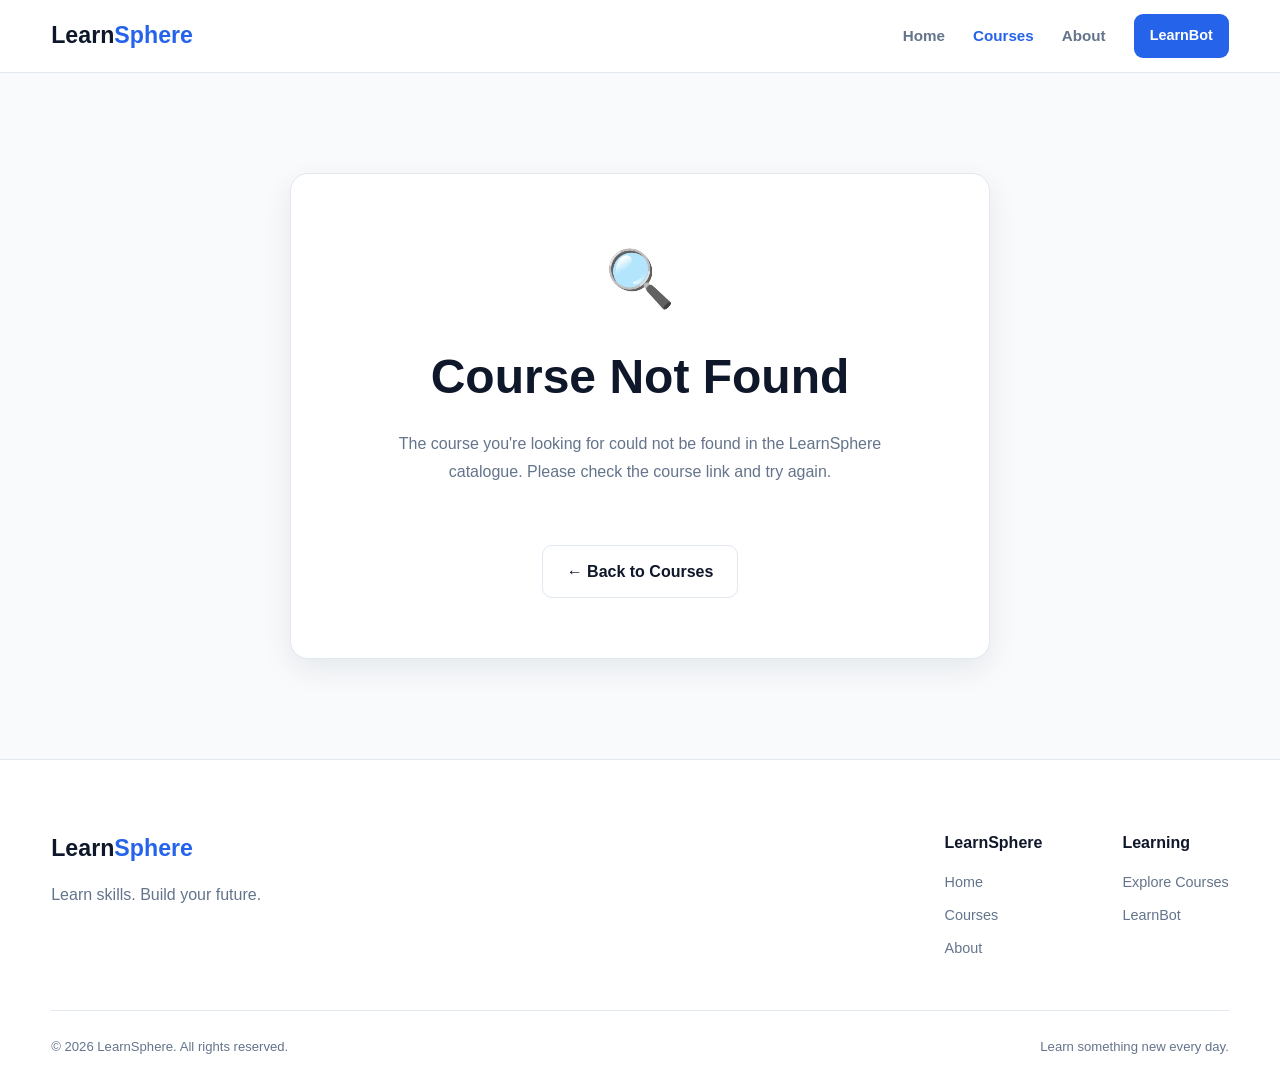
<file: course-details.html>
<!DOCTYPE html>
<html lang="en">

<head>
    <meta charset="UTF-8"> 

    <meta
        name="viewport"
        content="width=device-width, initial-scale=1.0"
    >

    <meta
        name="description"
        content="Explore detailed course information and multiple free learning resources on LearnSphere."
    >

    <title>Course Details | LearnSphere</title>

    <!-- Shared website design -->
    <link rel="stylesheet" href="css/style.css">

    <!-- Course-details-specific styling -->
    <link rel="stylesheet" href="css/details.css">
</head>

<body>

    <!-- =====================================================
         NAVIGATION
         Uses the same class names as the shared style.css
         ===================================================== -->

    <header class="navbar">

        <div class="nav-container container">

            <a href="index.html" class="logo">
                Learn<span>Sphere</span>
            </a>

            <button
                class="menu-toggle"
                type="button"
                aria-label="Open navigation menu"
                aria-expanded="false"
            >
                <span></span>
                <span></span>
                <span></span>
            </button>

            <nav class="nav-links" aria-label="Primary navigation">

                <a href="index.html" class="nav-link">
                    Home
                </a>

                <a href="courses.html" class="nav-link active">
                    Courses
                </a>

                <a href="about.html" class="nav-link">
                    About
                </a>

                <a href="index.html#learnbot" class="nav-learnbot">
                    LearnBot
                </a>

            </nav>

        </div>

    </header>


    <!-- =====================================================
         MAIN COURSE DETAILS
         ===================================================== -->

    <main class="details-main">

        <div class="container">

            <!-- Short loading message only -->
            <div
                id="details-status"
                class="details-status"
                aria-live="polite"
            >
                Loading course...
            </div>


            <!-- Dynamic course content -->
            <section
                id="course-details"
                class="course-details"
                aria-live="polite"
            >
            </section>

        </div>

    </main>


    <!-- =====================================================
         FOOTER
         ===================================================== -->

    <footer class="footer">

        <div class="container footer-container">

            <div class="footer-brand">

                <a href="index.html" class="logo">
                    Learn<span>Sphere</span>
                </a>

                <p>
                    Learn skills. Build your future.
                </p>

            </div>


            <div class="footer-links">

                <div>
                    <h4>LearnSphere</h4>

                    <a href="index.html">
                        Home
                    </a>

                    <a href="courses.html">
                        Courses
                    </a>

                    <a href="about.html">
                        About
                    </a>
                </div>

                <div>
                    <h4>Learning</h4>

                    <a href="courses.html">
                        Explore Courses
                    </a>

                    <a href="index.html#learnbot">
                        LearnBot
                    </a>
                </div>

            </div>

        </div>


        <div class="container footer-bottom">

            <p>
                © 2026 LearnSphere. All rights reserved.
            </p>

            <p>
                Learn something new every day.
            </p>

        </div>

    </footer>


    <!-- Course details JavaScript -->
    <script src="js/details.js" defer></script>

</body>

</html>
</file>
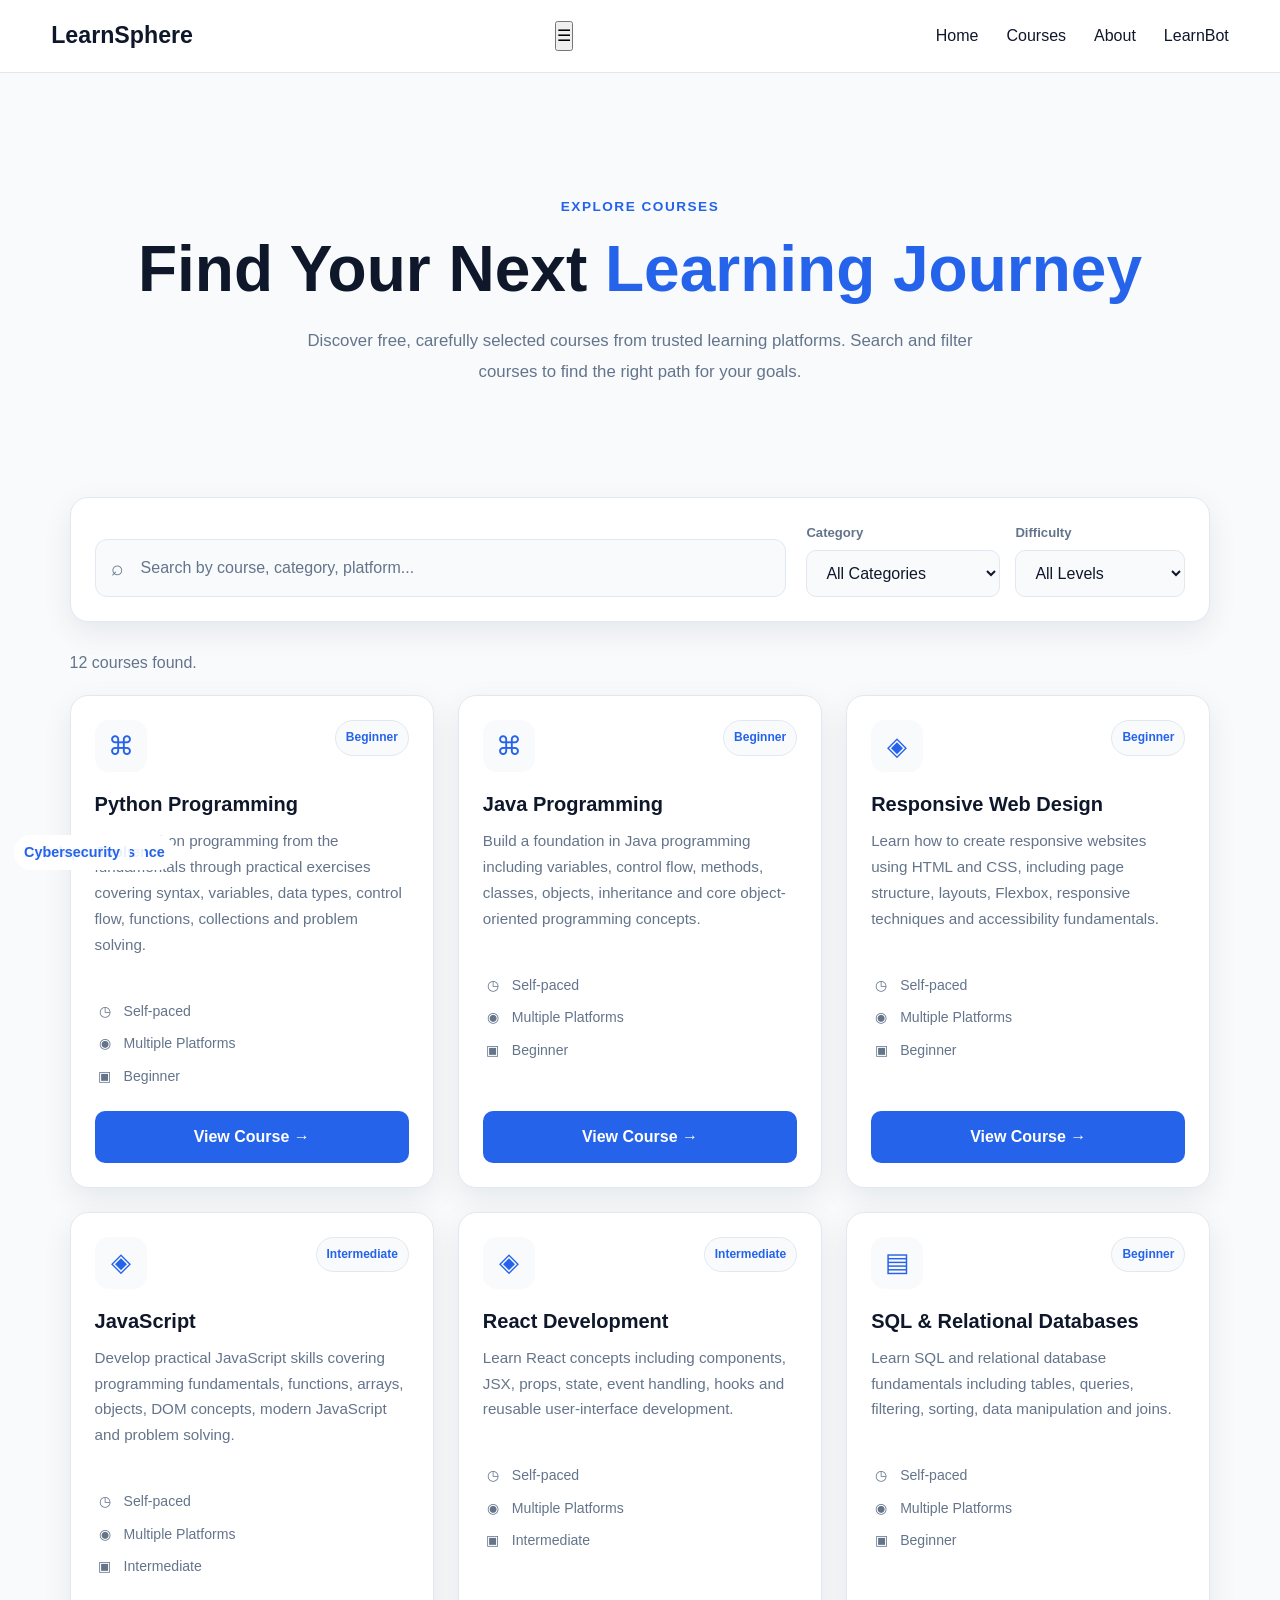
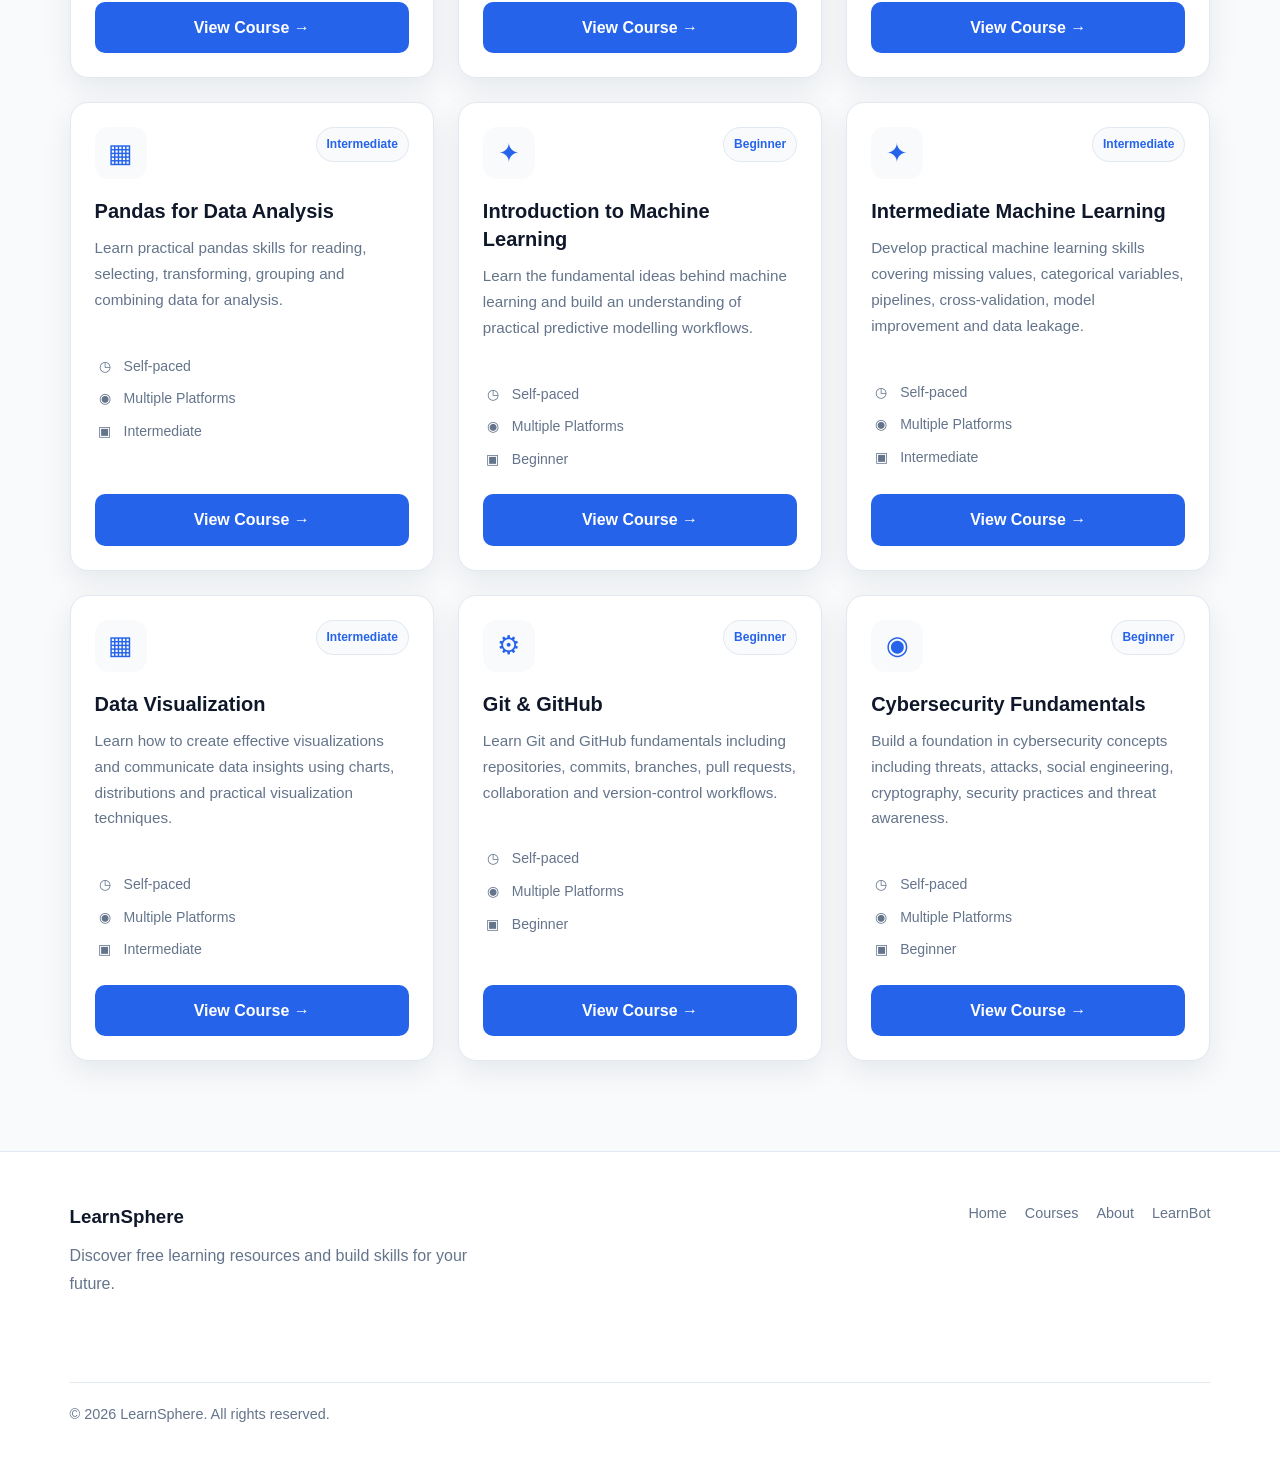
<file: courses.html>
<!DOCTYPE html>
<html lang="en">
<head>
    <meta charset="UTF-8">
    <meta name="viewport" content="width=device-width, initial-scale=1.0">

    <title>Courses | LearnSphere</title>

    <!-- Shared global styles -->
    <link rel="stylesheet" href="css/style.css">

    <!-- Courses page styles -->
    <link rel="stylesheet" href="css/courses.css">
</head>

<body>

    <!-- ================= NAVBAR ================= -->
    <header class="navbar">
        <div class="container nav-container">

            <a href="index.html" class="logo">
                LearnSphere
            </a>

            <button
                class="mobile-menu-btn"
                id="mobileMenuBtn"
                aria-label="Open navigation menu">
                ☰
            </button>

            <nav class="nav-links" id="navLinks">
                <a href="index.html">Home</a>
                <a href="courses.html" class="active">Courses</a>
                <a href="about.html">About</a>

                <!-- This connects with the shared LearnBot implementation -->
                <a href="#learnbot" class="learnbot-nav">LearnBot</a>
            </nav>

        </div>
    </header>


    <!-- ================= MAIN ================= -->
    <main>

        <!-- Page Hero -->
        <section class="courses-hero">
            <div class="container">

                <p class="section-label">EXPLORE COURSES</p>

                <h1>Find Your Next <span>Learning Journey</span></h1>

                <p class="courses-intro">
                    Discover free, carefully selected courses from trusted
                    learning platforms. Search and filter courses to find the
                    right path for your goals.
                </p>

            </div>
        </section>


        <!-- ================= COURSE CONTROLS ================= -->
        <section class="courses-section">
            <div class="container">

                <div class="course-controls">

                    <!-- Search -->
                    <div class="search-wrapper">
                        <span class="search-icon">⌕</span>

                        <input
                            type="search"
                            id="searchInput"
                            placeholder="Search by course, category, platform..."
                            aria-label="Search courses"
                        >
                    </div>


                    <!-- Filters -->
                    <div class="filters">

                        <div class="filter-group">
                            <label for="categoryFilter">
                                Category
                            </label>

                            <select id="categoryFilter">
                                <option value="All">All Categories</option>
                                <option value="Programming">Programming</option>
                                <option value="Web Development">Web Development</option>
                                <option value="Data Science">Data Science</option>
                                <option value="Artificial Intelligence">
                                    Artificial Intelligence
                                </option>
                                <option value="Database">Database</option>
                                <option value="Developer Tools">
                                    Developer Tools
                                </option>
                                <option value="Cybersecurity">
                                    Cybersecurity
                                </option>
                            </select>
                        </div>


                        <div class="filter-group">
                            <label for="difficultyFilter">
                                Difficulty
                            </label>

                            <select id="difficultyFilter">
                                <option value="All">All Levels</option>
                                <option value="Beginner">Beginner</option>
                                <option value="Intermediate">Intermediate</option>
                            </select>
                        </div>

                    </div>

                </div>


                <!-- Results information -->
                <div class="results-header">
                    <p id="resultsCount">
                        Loading courses...
                    </p>
                </div>


                <!-- Dynamic Course Grid -->
                <div class="course-grid" id="courseGrid">

                    <!-- Courses are generated by courses.js -->

                </div>


                <!-- No Results -->
                <div
                    class="no-results"
                    id="noResults"
                    hidden>

                    <div class="no-results-icon">⌕</div>

                    <h2>No courses found.</h2>

                    <p>
                        Try changing your search or filters.
                    </p>

                    <button
                        type="button"
                        class="reset-btn"
                        id="resetFilters">

                        Reset Filters

                    </button>

                </div>


                <!-- Loading/Error State -->
                <div
                    class="loading-message"
                    id="loadingMessage">

                    Loading courses...

                </div>

            </div>
        </section>

    </main>


    <!-- ================= FOOTER ================= -->
    <footer class="footer">
        <div class="container footer-container">

            <div class="footer-brand">
                <h3>LearnSphere</h3>

                <p>
                    Discover free learning resources and build skills
                    for your future.
                </p>
            </div>


            <div class="footer-links">
                <a href="index.html">Home</a>
                <a href="courses.html">Courses</a>
                <a href="about.html">About</a>
                <a href="#learnbot" class="learnbot-nav">LearnBot</a>
            </div>

        </div>


        <div class="container footer-bottom">
            <p>
                © 2026 LearnSphere. All rights reserved.
            </p>
        </div>
    </footer>


    <!-- Courses functionality -->
    <script src="js/courses.js"></script>

</body>
</html>
</file>
<file: css/style.css>
/* ==================================================
   LEARNSPHERE
   GLOBAL DESIGN SYSTEM
================================================== */


/* =========================
   CSS VARIABLES
========================= */

:root {

    --primary: #2563eb;

    --primary-dark: #1d4ed8;

    --primary-light: #eff6ff;

    --background: #f8fafc;

    --surface: #ffffff;

    --text: #0f172a;

    --text-muted: #64748b;

    --border: #e2e8f0;

    --shadow:
        0 10px 30px rgba(15, 23, 42, 0.08);

    --shadow-hover:
        0 18px 45px rgba(37, 99, 235, 0.15);

    --radius: 18px;

    --radius-small: 12px;

    --max-width: 1200px;

}


/* =========================
   RESET
========================= */

* {
    margin: 0;
    padding: 0;

    box-sizing: border-box;
}


html {
    scroll-behavior: smooth;
}


body {

    font-family:
        Arial,
        Helvetica,
        sans-serif;

    background: var(--background);

    color: var(--text);

    line-height: 1.6;

    overflow-x: hidden;

}


a {
    text-decoration: none;

    color: inherit;
}


button {

    font: inherit;

    cursor: pointer;

}


img {

    max-width: 100%;

    display: block;

}


/* =========================
   REUSABLE CLASSES
========================= */

.container {

    width: min(
        92%,
        var(--max-width)
    );

    margin: auto;

}


.section {

    padding:
        100px
        0;

}


.card {

    background: var(--surface);

    border:
        1px
        solid
        var(--border);

    border-radius:
        var(--radius);

    box-shadow:
        var(--shadow);

}


.section-label {

    display: inline-block;

    margin-bottom: 14px;

    color: var(--primary);

    font-size: 0.78rem;

    font-weight: 700;

    letter-spacing: 1.2px;

}


.section-title {

    font-size: clamp(
        2rem,
        4vw,
        3rem
    );

    line-height: 1.2;

}


.section-description {

    margin-top: 15px;

    max-width: 620px;

    color: var(--text-muted);

}


.center-heading {

    max-width: 720px;

    margin:
        0
        auto
        55px;

    text-align: center;

}


/* =========================
   BUTTONS
========================= */

.btn {

    display: inline-flex;

    align-items: center;

    justify-content: center;

    gap: 8px;

    padding:
        13px
        22px;

    border-radius:
        10px;

    font-weight: 600;

    transition:
        0.3s ease;

}


.btn-primary {

    background: var(--primary);

    color: white;

    box-shadow:
        0 8px 20px
        rgba(37, 99, 235, 0.25);

}


.btn-primary:hover {

    background: var(--primary-dark);

    transform:
        translateY(-2px);

}


.btn-secondary {

    background: white;

    color: var(--text);

    border:
        1px
        solid
        var(--border);

}


.btn-secondary:hover {

    border-color: var(--primary);

    color: var(--primary);

    transform:
        translateY(-2px);

}


.btn-light {

    background: white;

    color: var(--primary);

}


.btn-light:hover {

    transform:
        translateY(-3px);

}


/* =========================
   BADGE
========================= */

.badge {

    display: inline-flex;

    align-items: center;

    gap: 8px;

    padding:
        8px
        12px;

    border-radius: 50px;

    font-size: 0.82rem;

    font-weight: 600;

}


.hero-badge {

    background: #eff6ff;

    color: var(--primary);

    border:
        1px
        solid
        #dbeafe;

}


.badge-dot {

    width: 8px;
    height: 8px;

    background: #22c55e;

    border-radius: 50%;

}


/* =========================
   NAVBAR
========================= */

.navbar {

    position: sticky;

    top: 0;

    z-index: 1000;

    background:
        rgba(255, 255, 255, 0.92);

    backdrop-filter:
        blur(14px);

    border-bottom:
        1px
        solid
        var(--border);

}


.nav-container {

    min-height: 72px;

    display: flex;

    align-items: center;

    justify-content: space-between;

}


.logo {

    font-size: 1.45rem;

    font-weight: 800;

    color: var(--text);

}


.logo span {

    color: var(--primary);

}


.nav-links {

    display: flex;

    align-items: center;

    gap: 28px;

}


.nav-link {

    color: var(--text-muted);

    font-size: 0.95rem;

    font-weight: 600;

    transition:
        0.25s ease;

}


.nav-link:hover,
.nav-link.active {

    color: var(--primary);

}


.nav-learnbot {

    padding:
        10px
        16px;

    border-radius: 9px;

    background: var(--primary);

    color: white;

    font-weight: 600;

    font-size: 0.9rem;

    transition:
        0.3s ease;

}


.nav-learnbot:hover {

    background:
        var(--primary-dark);

    transform:
        translateY(-2px);

}


/* Mobile Menu Button */

.menu-toggle {

    display: none;

    width: 42px;

    height: 42px;

    border: none;

    background: transparent;

}


.menu-toggle span {

    display: block;

    width: 24px;

    height: 2px;

    margin: 5px auto;

    background: var(--text);

    transition:
        0.3s ease;

}


/* =========================
   HERO
========================= */

.hero {

    position: relative;

    min-height: 680px;

    display: flex;

    align-items: center;

    overflow: hidden;

    background:
        linear-gradient(
            135deg,
            #ffffff 0%,
            #f8fbff 50%,
            #eff6ff 100%
        );

}


.hero-container {

    position: relative;

    z-index: 2;

    display: grid;

    grid-template-columns:
        1.05fr
        0.95fr;

    align-items: center;

    gap: 50px;

}


.hero-content {

    animation:
        fadeUp
        0.8s ease;

}


.hero-content h1 {

    margin-top: 20px;

    font-size:
        clamp(
            3rem,
            6vw,
            5rem
        );

    line-height: 1.05;

    letter-spacing:
        -2px;

}


.hero-content h1 span {

    display: block;

    color: var(--primary);

}


.hero-description {

    max-width: 590px;

    margin-top: 24px;

    color: var(--text-muted);

    font-size: 1.08rem;

}


.hero-actions {

    display: flex;

    flex-wrap: wrap;

    gap: 14px;

    margin-top: 30px;

}


/* Hero Trust */

.hero-trust {

    display: flex;

    align-items: center;

    gap: 24px;

    margin-top: 42px;

}


.trust-item {

    display: flex;

    flex-direction: column;

}


.trust-item strong {

    font-size: 1.2rem;

}


.trust-item span {

    color: var(--text-muted);

    font-size: 0.78rem;

}


.trust-divider {

    width: 1px;

    height: 35px;

    background: var(--border);

}


/* Hero Glow */

.hero-glow {

    position: absolute;

    width: 450px;

    height: 450px;

    border-radius: 50%;

    filter: blur(100px);

    opacity: 0.25;

}


.glow-one {

    top: -200px;

    right: -100px;

    background: #60a5fa;

}


.glow-two {

    bottom: -200px;

    left: -150px;

    background: #93c5fd;

}


/* =========================
   HERO VISUAL

   NO PROGRESS CARD
   NO KEEP GROWING SECTION
========================= */

.hero-visual {

    position: relative;

    min-height: 480px;

    display: flex;

    align-items: center;

    justify-content: center;

}


/* Center Graduation Icon */

.hero-center-icon {

    width: 140px;

    height: 140px;

    display: flex;

    align-items: center;

    justify-content: center;

    position: relative;

    z-index: 5;

    font-size: 4.5rem;

    background:
        linear-gradient(
            135deg,
            #ffffff,
            #eff6ff
        );

    border:
        1px
        solid
        var(--border);

    border-radius: 50%;

    box-shadow:
        var(--shadow);

    animation:
        float
        4s
        ease-in-out
        infinite;

}


/* Floating Cards */

.floating-card {

    position: absolute;

    z-index: 8;

    display: flex;

    align-items: center;

    gap: 12px;

    padding:
        14px
        18px;

    background:
        rgba(255, 255, 255, 0.95);

    border:
        1px
        solid
        var(--border);

    border-radius: 14px;

    box-shadow:
        var(--shadow);

    animation:
        float
        5s
        ease-in-out
        infinite;

}


.floating-card-one {

    top: 70px;

    right: 30px;

}


.floating-card-two {

    bottom: 80px;

    left: 10px;

    animation-delay:
        1.5s;

}


.floating-card-three {

    top: 220px;

    right: -10px;

    animation-delay:
        0.8s;

}


.floating-emoji {

    font-size: 1.5rem;

}


.floating-card strong {

    display: block;

    font-size: 0.88rem;

}


.floating-card small {

    color: var(--text-muted);

    font-size: 0.75rem;

}


/* Decorative Orbits */

.orbit {

    position: absolute;

    border-radius: 50%;

    border:
        1px
        dashed
        rgba(37, 99, 235, 0.25);

    animation:
        rotateOrbit
        25s
        linear
        infinite;

}


.orbit-one {

    width: 270px;

    height: 270px;

}


.orbit-two {

    width: 390px;

    height: 390px;

    opacity: 0.65;

    animation-direction:
        reverse;

    animation-duration:
        35s;

}


.orbit-three {

    width: 470px;

    height: 470px;

    opacity: 0.3;

    animation-duration:
        45s;

}


/* =========================
   FEATURED COURSES
========================= */

.featured-courses {

    background: var(--background);

}


.section-heading {

    display: flex;

    justify-content: space-between;

    align-items: end;

    gap: 30px;

    margin-bottom: 45px;

}


.text-link {

    color: var(--primary);

    font-weight: 700;

    white-space: nowrap;

}


.text-link:hover {

    color: var(--primary-dark);

}


.course-grid {

    display: grid;

    grid-template-columns:
        repeat(3, 1fr);

    gap: 25px;

}


.course-card {

    overflow: hidden;

    transition:
        0.3s ease;

}


.course-card:hover {

    transform:
        translateY(-8px);

    box-shadow:
        var(--shadow-hover);

}


/* Course Images */

.course-image {

    position: relative;

    min-height: 180px;

    display: flex;

    align-items: center;

    justify-content: center;

    font-size: 4rem;

}


.course-image-blue {

    background:
        linear-gradient(
            135deg,
            #dbeafe,
            #eff6ff
        );

}


.course-image-purple {

    background:
        linear-gradient(
            135deg,
            #ede9fe,
            #f5f3ff
        );

}


.course-image-orange {

    background:
        linear-gradient(
            135deg,
            #ffedd5,
            #fff7ed
        );

}


.course-category {

    position: absolute;

    bottom: 14px;

    left: 14px;

    padding:
        6px
        10px;

    border-radius: 20px;

    background:
        rgba(255, 255, 255, 0.9);

    font-size: 0.72rem;

    font-weight: 700;

}


.course-content {

    padding: 24px;

}


.course-level {

    display: inline-block;

    padding:
        5px
        9px;

    border-radius: 20px;

    font-size: 0.72rem;

    font-weight: 700;

}


.beginner {

    background: #dcfce7;

    color: #15803d;

}


.intermediate {

    background: #fef3c7;

    color: #b45309;

}


.course-content h3 {

    margin-top: 15px;

    font-size: 1.2rem;

}


.course-content p {

    margin-top: 10px;

    color: var(--text-muted);

    font-size: 0.92rem;

}


.course-meta {

    display: flex;

    justify-content: space-between;

    margin-top: 22px;

    color: var(--text-muted);

    font-size: 0.78rem;

}


.course-link {

    display: inline-block;

    margin-top: 20px;

    color: var(--primary);

    font-weight: 700;

}


/* =========================
   WHY LEARNSPHERE
========================= */

.why-section {

    background: white;

}


.feature-grid {

    display: grid;

    grid-template-columns:
        repeat(4, 1fr);

    gap: 20px;

}


.feature-card {

    padding: 30px;

    transition:
        0.3s ease;

}


.feature-card:hover {

    transform:
        translateY(-6px);

    border-color:
        #bfdbfe;

}


.feature-icon {

    width: 55px;

    height: 55px;

    display: flex;

    align-items: center;

    justify-content: center;

    margin-bottom: 20px;

    background: var(--primary-light);

    border-radius: 14px;

    font-size: 1.6rem;

}


.feature-card h3 {

    font-size: 1.05rem;

}


.feature-card p {

    margin-top: 10px;

    color: var(--text-muted);

    font-size: 0.9rem;

}


/* =========================
   STATISTICS
========================= */

.statistics-section {

    padding:
        65px
        0;

    background:
        linear-gradient(
            135deg,
            var(--primary),
            #1e40af
        );

    color: white;

}


.stats-container {

    display: grid;

    grid-template-columns:
        repeat(4, 1fr);

    gap: 30px;

}


.stat-item {

    text-align: center;

}


.stat-item strong {

    display: block;

    font-size:
        clamp(
            2rem,
            4vw,
            3rem
        );

}


.stat-item span {

    opacity: 0.8;

    font-size: 0.9rem;

}


/* =========================
   QUOTE SECTION
========================= */

.quote-section {

    background:
        linear-gradient(
            180deg,
            #ffffff,
            #f8fafc
        );

}


.quote-card {

    max-width: 850px;

    margin: auto;

    padding:
        65px
        40px;

    text-align: center;

    background: white;

    border:
        1px
        solid
        var(--border);

    border-radius:
        var(--radius);

    box-shadow:
        var(--shadow);

}


.quote-icon {

    color: var(--primary);

    font-size: 4rem;

    line-height: 1;

}


.quote-card blockquote {

    margin-top: 15px;

    font-size:
        clamp(
            1.4rem,
            3vw,
            2rem
        );

    font-weight: 600;

    line-height: 1.5;

}


.quote-card p {

    margin-top: 20px;

    color: var(--text-muted);

}


.quote-dots {

    display: flex;

    justify-content: center;

    gap: 8px;

    margin-top: 30px;

}


.quote-dot {

    width: 9px;

    height: 9px;

    padding: 0;

    border: none;

    border-radius: 50%;

    background: #cbd5e1;

}


.quote-dot.active {

    width: 24px;

    border-radius: 20px;

    background: var(--primary);

}


/* =========================
   LEARNBOT SECTION
========================= */

.learnbot-section {

    background: var(--primary-light);

}


.learnbot-container {

    display: grid;

    grid-template-columns:
        1fr
        1fr;

    align-items: center;

    gap: 70px;

}


.learnbot-content h2 {

    font-size:
        clamp(
            2.3rem,
            4vw,
            3.5rem
        );

}


.learnbot-content h2 span {

    color: var(--primary);

}


.learnbot-content p {

    max-width: 550px;

    margin:
        20px
        0
        28px;

    color: var(--text-muted);

}


/* Bot Visual */

.bot-visual {

    position: relative;

    min-height: 380px;

    display: flex;

    align-items: center;

    justify-content: center;

}


.bot-circle {

    width: 230px;

    height: 230px;

    display: flex;

    align-items: center;

    justify-content: center;

    border-radius: 50%;

    background:
        linear-gradient(
            135deg,
            var(--primary),
            #60a5fa
        );

    box-shadow:
        0 25px 60px
        rgba(37, 99, 235, 0.25);

}


.bot-face {

    width: 140px;

    height: 115px;

    position: relative;

    background: white;

    border-radius:
        35px;

}


.bot-eyes {

    display: flex;

    justify-content: center;

    gap: 28px;

    padding-top: 35px;

}


.bot-eyes span {

    width: 13px;

    height: 13px;

    border-radius: 50%;

    background: var(--primary);

}


.bot-smile {

    width: 45px;

    height: 20px;

    margin:
        15px
        auto;

    border-bottom:
        4px
        solid
        var(--primary);

    border-radius:
        0
        0
        40px
        40px;

}


.bot-message {

    position: absolute;

    padding:
        12px
        16px;

    background: white;

    border-radius: 12px;

    box-shadow: var(--shadow);

    font-size: 0.82rem;

}


.message-one {

    top: 60px;

    right: 0;

}


.message-two {

    bottom: 55px;

    left: 0;

}


/* =========================
   FINAL CTA
========================= */

.final-cta {

    padding:
        85px
        0;

    color: white;

    background:
        linear-gradient(
            135deg,
            #0f172a,
            #1e3a8a
        );

}


.final-cta-container {

    display: flex;

    align-items: center;

    justify-content: space-between;

    gap: 40px;

}


.final-cta h2 {

    max-width: 700px;

    margin-top: 10px;

    font-size:
        clamp(
            2rem,
            4vw,
            3.4rem
        );

    line-height: 1.2;

}


.final-cta h2 span {

    color: #93c5fd;

}


.final-cta p {

    margin-top: 15px;

    opacity: 0.8;

}


.light-label {

    color: #bfdbfe;

}


/* =========================
   FOOTER
========================= */

.footer {

    padding-top: 70px;

    background: white;

    border-top:
        1px
        solid
        var(--border);

}


.footer-container {

    display: flex;

    justify-content: space-between;

    gap: 60px;

    padding-bottom: 50px;

}


.footer-brand {

    max-width: 350px;

}


.footer-brand p {

    margin-top: 15px;

    color: var(--text-muted);

}


.footer-links {

    display: flex;

    gap: 80px;

}


.footer-links div {

    display: flex;

    flex-direction: column;

    gap: 10px;

}


.footer-links h4 {

    margin-bottom: 5px;

}


.footer-links a {

    color: var(--text-muted);

    font-size: 0.9rem;

}


.footer-links a:hover {

    color: var(--primary);

}


.footer-bottom {

    display: flex;

    justify-content: space-between;

    gap: 20px;

    padding:
        25px
        0;

    border-top:
        1px
        solid
        var(--border);

    color: var(--text-muted);

    font-size: 0.82rem;

}


/* =========================
   ANIMATIONS
========================= */

@keyframes float {

    0%,
    100% {

        transform:
            translateY(0);

    }


    50% {

        transform:
            translateY(-12px);

    }

}


@keyframes rotateOrbit {

    from {

        transform:
            rotate(0deg);

    }


    to {

        transform:
            rotate(360deg);

    }

}


@keyframes fadeUp {

    from {

        opacity: 0;

        transform:
            translateY(20px);

    }


    to {

        opacity: 1;

        transform:
            translateY(0);

    }

}


/* =========================
   TABLET RESPONSIVENESS
========================= */

@media (max-width: 950px) {


    .hero-container {

        grid-template-columns:
            1fr;

        text-align: center;

        padding:
            70px
            0;

    }


    .hero-description {

        margin-left: auto;

        margin-right: auto;

    }


    .hero-actions {

        justify-content: center;

    }


    .hero-trust {

        justify-content: center;

    }


    .hero-visual {

        min-height: 420px;

    }


    .course-grid {

        grid-template-columns:
            repeat(2, 1fr);

    }


    .feature-grid {

        grid-template-columns:
            repeat(2, 1fr);

    }


    .learnbot-container {

        grid-template-columns:
            1fr;

        text-align: center;

    }


    .learnbot-content p {

        margin-left: auto;

        margin-right: auto;

    }


    .section-heading {

        align-items: start;

        flex-direction: column;

    }


    .final-cta-container {

        flex-direction: column;

        align-items: flex-start;

    }

}


/* =========================
   MOBILE NAVIGATION
========================= */

@media (max-width: 768px) {


    .menu-toggle {

        display: block;

    }


    .nav-links {

        position: absolute;

        top: 72px;

        left: 0;

        width: 100%;

        display: none;

        flex-direction: column;

        align-items: stretch;

        gap: 0;

        padding: 20px;

        background: white;

        border-bottom:
            1px
            solid
            var(--border);

        box-shadow:
            var(--shadow);

    }


    .nav-links.open {

        display: flex;

    }


    .nav-link {

        padding:
            13px
            8px;

    }


    .nav-learnbot {

        margin-top: 10px;

        text-align: center;

    }


    .section {

        padding:
            75px
            0;

    }


    .course-grid {

        grid-template-columns:
            1fr;

    }


    .stats-container {

        grid-template-columns:
            repeat(2, 1fr);

    }


    .footer-container {

        flex-direction: column;

    }


    .footer-links {

        gap: 50px;

    }

}


/* =========================
   SMALL MOBILE
========================= */

@media (max-width: 520px) {


    .hero {

        min-height: auto;

    }


    .hero-content h1 {

        font-size: 2.8rem;

        letter-spacing: -1px;

    }


    .hero-trust {

        gap: 13px;

    }


    .trust-item strong {

        font-size: 1rem;

    }


    .trust-item span {

        font-size: 0.68rem;

    }


    .hero-visual {

        min-height: 350px;

        transform:
            scale(0.85);

    }


    .floating-card-one {

        top: 30px;

        right: 0;

    }


    .floating-card-two {

        left: 0;

        bottom: 40px;

    }


    .floating-card-three {

        display: none;

    }


    .orbit-three {

        display: none;

    }


    .feature-grid {

        grid-template-columns:
            1fr;

    }


    .quote-card {

        padding:
            45px
            22px;

    }


    .stats-container {

        gap: 35px
             15px;

    }


    .footer-bottom {

        flex-direction: column;

    }


    .footer-links {

        flex-direction: column;

        gap: 30px;

    }


    .bot-message {

        font-size: 0.72rem;

    }


    .message-one {

        right: -10px;

    }


    .message-two {

        left: -10px;

    }

}
</file>
<file: css/about.css>
/* ============================================================
   LEARNSPHERE
   ABOUT PAGE + LEARNBOT
   Member 4
   ============================================================ */


/* ============================================================
   SAFE THEME FALLBACKS
   Uses Member 1's variables whenever available.
   ============================================================ */

:root {

    --about-primary:
        var(--primary, #6c63ff);

    --about-primary-dark:
        var(--primary-dark, #5148d8);

    --about-background:
        var(--background, #f7f8fc);

    --about-surface:
        var(--surface, #ffffff);

    --about-text:
        var(--text, #171827);

    --about-muted:
        var(--text-muted, #6b7085);

    --about-border:
        var(--border, rgba(20, 25, 45, 0.10));

    --about-shadow:
        var(--shadow, 0 15px 40px rgba(20, 25, 45, 0.10));

    --about-radius:
        var(--radius, 20px);

    --about-radius-small: 14px;

    --about-max-width: 1180px;

}


/* ============================================================
   BASE
   ============================================================ */

.about-container {
    width: min(
        calc(100% - 40px),
        var(--about-max-width)
    );

    margin-inline: auto;
}


.about-header,
.about-header *,
.about-footer,
.about-footer * {
    box-sizing: border-box;
}


.about-header a,
.about-footer a {
    text-decoration: none;
}


/* ============================================================
   NAVIGATION
   ============================================================ */

.about-header {
    position: relative;
    z-index: 100;
}


.about-navbar {
    width: 100%;
    border-bottom: 1px solid var(--about-border);
    background: var(--about-surface);
}


.about-nav-container {
    width: min(
        calc(100% - 40px),
        var(--about-max-width)
    );

    min-height: 76px;

    margin-inline: auto;

    display: flex;
    align-items: center;
    justify-content: space-between;

    gap: 30px;
}


/* Logo */

.about-logo {
    display: inline-flex;
    align-items: center;
    gap: 10px;

    color: var(--about-text);

    font-weight: 800;

    flex-shrink: 0;
}


.about-logo-icon {
    width: 40px;
    height: 40px;

    display: grid;
    place-items: center;

    border-radius: 12px;

    background:
        linear-gradient(
            135deg,
            var(--about-primary),
            var(--about-primary-dark)
        );

    color: #ffffff;

    font-size: 19px;
    font-weight: 800;

    box-shadow:
        0 8px 22px
        color-mix(
            in srgb,
            var(--about-primary) 28%,
            transparent
        );
}


.about-logo-text {
    font-size: 1.25rem;
    letter-spacing: -0.03em;
}


.about-logo-text span {
    color: var(--about-primary);
}


/* Navigation links */

.about-nav-links {
    display: flex;
    align-items: center;
    gap: 6px;
}


.about-nav-links a {
    position: relative;

    padding: 10px 14px;

    color: var(--about-muted);

    font-size: 0.94rem;
    font-weight: 600;

    border-radius: 10px;

    transition:
        color 0.25s ease,
        background 0.25s ease;
}


.about-nav-links a:hover {
    color: var(--about-primary);
    background: color-mix(
        in srgb,
        var(--about-primary) 8%,
        transparent
    );
}


.about-nav-links a.active {
    color: var(--about-primary);

    background: color-mix(
        in srgb,
        var(--about-primary) 10%,
        transparent
    );
}


.about-bot-nav-icon {
    margin-right: 4px;
}


/* Mobile menu */

.about-menu-toggle {
    display: none;

    width: 44px;
    height: 44px;

    border: 1px solid var(--about-border);

    border-radius: 12px;

    background: var(--about-surface);

    cursor: pointer;

    padding: 9px;
}


.about-menu-toggle span {
    display: block;

    width: 100%;
    height: 2px;

    margin: 5px 0;

    border-radius: 10px;

    background: var(--about-text);

    transition: 0.25s ease;
}


.about-menu-toggle.open span:nth-child(1) {
    transform: translateY(7px) rotate(45deg);
}


.about-menu-toggle.open span:nth-child(2) {
    opacity: 0;
}


.about-menu-toggle.open span:nth-child(3) {
    transform: translateY(-7px) rotate(-45deg);
}


/* ============================================================
   COMMON TYPOGRAPHY
   ============================================================ */

.about-eyebrow {
    display: inline-flex;
    align-items: center;
    gap: 8px;

    color: var(--about-primary);

    font-size: 0.76rem;
    font-weight: 800;

    letter-spacing: 0.15em;
}


.about-eyebrow-dot {
    width: 7px;
    height: 7px;

    border-radius: 50%;

    background: var(--about-primary);

    box-shadow:
        0 0 0 5px
        color-mix(
            in srgb,
            var(--about-primary) 12%,
            transparent
        );
}


.about-section-heading {
    max-width: 680px;
}


.about-section-heading.centered {
    margin-inline: auto;
    text-align: center;
}


.about-section-heading h2 {
    margin: 14px 0 14px;

    color: var(--about-text);

    font-size: clamp(
        2rem,
        4vw,
        3rem
    );

    line-height: 1.1;

    letter-spacing: -0.045em;
}


.about-section-heading h2 span {
    color: var(--about-primary);
}


.about-section-heading p {
    margin: 0;

    color: var(--about-muted);

    line-height: 1.75;
}


/* ============================================================
   BUTTONS
   ============================================================ */

.about-primary-btn,
.about-secondary-btn {
    display: inline-flex;
    align-items: center;
    justify-content: center;

    min-height: 48px;

    padding: 0 20px;

    border-radius: 13px;

    font-weight: 700;
    font-size: 0.92rem;

    cursor: pointer;

    transition:
        transform 0.25s ease,
        box-shadow 0.25s ease,
        background 0.25s ease,
        color 0.25s ease;
}


.about-primary-btn {
    gap: 12px;

    color: #ffffff;

    background:
        linear-gradient(
            135deg,
            var(--about-primary),
            var(--about-primary-dark)
        );

    box-shadow:
        0 10px 25px
        color-mix(
            in srgb,
            var(--about-primary) 24%,
            transparent
        );
}


.about-primary-btn:hover {
    transform: translateY(-2px);

    box-shadow:
        0 15px 30px
        color-mix(
            in srgb,
            var(--about-primary) 30%,
            transparent
        );
}


.about-secondary-btn {
    gap: 10px;

    color: var(--about-text);

    background: var(--about-surface);

    border: 1px solid var(--about-border);
}


.about-secondary-btn:hover {
    transform: translateY(-2px);

    color: var(--about-primary);

    border-color:
        color-mix(
            in srgb,
            var(--about-primary) 35%,
            var(--about-border)
        );

    box-shadow: var(--about-shadow);
}


/* ============================================================
   HERO
   ============================================================ */

.about-hero {
    position: relative;

    overflow: hidden;

    padding:
        clamp(70px, 9vw, 115px)
        0
        clamp(80px, 10vw, 125px);

    background:
        radial-gradient(
            circle at 10% 20%,
            color-mix(
                in srgb,
                var(--about-primary) 10%,
                transparent
            ),
            transparent 34%
        ),
        var(--about-background);
}


.about-hero-grid {
    position: relative;
    z-index: 2;

    display: grid;

    grid-template-columns:
        minmax(0, 1fr)
        minmax(400px, 0.9fr);

    align-items: center;

    gap: 70px;
}


.about-hero-content {
    max-width: 650px;
}


.about-hero-content h1 {
    margin: 18px 0 22px;

    color: var(--about-text);

    font-size: clamp(
        3rem,
        6vw,
        5.2rem
    );

    line-height: 0.98;

    letter-spacing: -0.065em;
}


.about-hero-content h1 span {
    display: block;

    color: var(--about-primary);
}


.about-hero-content p {
    max-width: 600px;

    margin: 0 0 30px;

    color: var(--about-muted);

    font-size: 1.06rem;

    line-height: 1.8;
}


.about-hero-actions {
    display: flex;
    flex-wrap: wrap;
    gap: 12px;
}


/* Hero visual */

.about-hero-visual {
    position: relative;

    min-height: 470px;

    display: grid;
    place-items: center;
}


.about-hero-glow {
    position: absolute;

    width: 400px;
    height: 400px;

    border-radius: 50%;

    filter: blur(10px);

    pointer-events: none;
}


.about-glow-one {
    top: -180px;
    left: -150px;

    background:
        color-mix(
            in srgb,
            var(--about-primary) 8%,
            transparent
        );
}


.about-glow-two {
    bottom: -200px;
    right: -130px;

    background:
        color-mix(
            in srgb,
            var(--about-primary) 8%,
            transparent
        );
}


.about-orbit {
    position: absolute;

    border: 1px solid
        color-mix(
            in srgb,
            var(--about-primary) 16%,
            transparent
        );

    border-radius: 50%;

    transform: rotate(-20deg);
}


.orbit-one {
    width: 390px;
    height: 390px;
}


.orbit-two {
    width: 300px;
    height: 300px;
    transform: rotate(30deg);
}


/* Main learning card */

.about-learning-card {
    position: relative;
    z-index: 3;

    width: min(
        100%,
        390px
    );

    padding: 26px;

    border: 1px solid var(--about-border);

    border-radius: 25px;

    background:
        color-mix(
            in srgb,
            var(--about-surface) 94%,
            transparent
        );

    box-shadow:
        0 30px 70px
        rgba(20, 25, 45, 0.13);

    backdrop-filter: blur(18px);

    animation:
        aboutFloat 5s ease-in-out infinite;
}


.about-learning-card-top {
    display: flex;
    align-items: center;
    gap: 12px;

    color: var(--about-muted);

    font-size: 0.68rem;
    font-weight: 800;

    letter-spacing: 0.11em;
}


.about-card-icon {
    width: 38px;
    height: 38px;

    display: grid;
    place-items: center;

    border-radius: 11px;

    color: #ffffff;

    background:
        linear-gradient(
            135deg,
            var(--about-primary),
            var(--about-primary-dark)
        );
}


.about-learning-main {
    display: flex;
    align-items: center;

    gap: 16px;

    margin: 30px 0;
}


.about-learning-circle {
    width: 82px;
    height: 82px;

    display: grid;
    place-items: center;

    flex-shrink: 0;

    border-radius: 50%;

    color: var(--about-primary);

    font-weight: 900;

    background:
        color-mix(
            in srgb,
            var(--about-primary) 11%,
            var(--about-surface)
        );

    border:
        7px solid
        color-mix(
            in srgb,
            var(--about-primary) 18%,
            var(--about-surface)
        );
}


.about-learning-main strong {
    display: block;

    color: var(--about-text);

    font-size: 1rem;

    margin-bottom: 6px;
}


.about-learning-main small {
    color: var(--about-muted);

    line-height: 1.5;
}


.about-progress-label {
    display: flex;
    justify-content: space-between;

    margin-bottom: 9px;

    color: var(--about-muted);

    font-size: 0.75rem;
    font-weight: 700;
}


.about-progress {
    height: 8px;

    overflow: hidden;

    border-radius: 20px;

    background:
        color-mix(
            in srgb,
            var(--about-primary) 10%,
            var(--about-background)
        );
}


.about-progress span {
    display: block;

    width: 75%;
    height: 100%;

    border-radius: inherit;

    background:
        linear-gradient(
            90deg,
            var(--about-primary),
            var(--about-primary-dark)
        );
}


/* Floating cards */

.about-floating-card {
    position: absolute;

    z-index: 4;

    display: flex;
    align-items: center;
    gap: 11px;

    padding: 13px 16px;

    border:
        1px solid var(--about-border);

    border-radius: 15px;

    background: var(--about-surface);

    box-shadow: var(--about-shadow);
}


.about-floating-card > span {
    width: 35px;
    height: 35px;

    display: grid;
    place-items: center;

    border-radius: 10px;

    background:
        color-mix(
            in srgb,
            var(--about-primary) 10%,
            var(--about-surface)
        );
}


.about-floating-card strong {
    display: block;

    color: var(--about-text);

    font-size: 0.8rem;
}


.about-floating-card small {
    display: block;

    margin-top: 2px;

    color: var(--about-muted);

    font-size: 0.68rem;
}


.about-floating-one {
    top: 60px;
    right: 0;

    animation:
        aboutFloatSmall 4.5s ease-in-out infinite;
}


.about-floating-two {
    bottom: 50px;
    left: 0;

    animation:
        aboutFloatSmall 5.5s ease-in-out infinite reverse;
}


@keyframes aboutFloat {

    0%,
    100% {
        transform: translateY(0);
    }

    50% {
        transform: translateY(-10px);
    }

}


@keyframes aboutFloatSmall {

    0%,
    100% {
        transform: translateY(0);
    }

    50% {
        transform: translateY(-7px);
    }

}


/* ============================================================
   INTRO
   ============================================================ */

.about-intro-section {
    padding: 100px 0;
    background: var(--about-surface);
}


.about-story-card {
    display: grid;

    grid-template-columns: 90px 1fr;

    gap: 30px;

    margin-top: 50px;

    padding: 40px;

    border: 1px solid var(--about-border);

    border-radius: var(--about-radius);

    background: var(--about-background);

    box-shadow: var(--about-shadow);
}


.about-story-icon {
    width: 70px;
    height: 70px;

    display: grid;
    place-items: center;

    border-radius: 20px;

    color: #ffffff;

    font-size: 1.7rem;

    background:
        linear-gradient(
            135deg,
            var(--about-primary),
            var(--about-primary-dark)
        );
}


.about-story-content h3 {
    margin: 0 0 12px;

    color: var(--about-text);

    font-size: 1.4rem;
}


.about-story-content p {
    margin: 0 0 12px;

    color: var(--about-muted);

    line-height: 1.8;
}


.about-story-content p:last-child {
    margin-bottom: 0;
}


/* ============================================================
   MISSION
   ============================================================ */

.about-mission-section {
    padding: 100px 0;

    background: var(--about-background);
}


.about-two-column {
    display: grid;

    grid-template-columns:
        1fr
        1fr;

    gap: 80px;

    align-items: end;
}


.about-mission-text p {
    margin: 0 0 18px;

    color: var(--about-muted);

    line-height: 1.8;
}


.about-values-grid {
    display: grid;

    grid-template-columns:
        repeat(3, 1fr);

    gap: 18px;

    margin-top: 55px;
}


.about-value-card {
    padding: 27px;

    border: 1px solid var(--about-border);

    border-radius: var(--about-radius-small);

    background: var(--about-surface);

    transition:
        transform 0.25s ease,
        box-shadow 0.25s ease;
}


.about-value-card:hover {
    transform: translateY(-5px);

    box-shadow: var(--about-shadow);
}


.about-value-icon {
    width: 44px;
    height: 44px;

    display: grid;
    place-items: center;

    margin-bottom: 20px;

    border-radius: 12px;

    color: var(--about-primary);

    background:
        color-mix(
            in srgb,
            var(--about-primary) 10%,
            var(--about-surface)
        );

    font-size: 1.25rem;
}


.about-value-card h3 {
    margin: 0 0 8px;

    color: var(--about-text);

    font-size: 1.05rem;
}


.about-value-card p {
    margin: 0;

    color: var(--about-muted);

    font-size: 0.9rem;

    line-height: 1.7;
}


/* ============================================================
   WHAT WE OFFER
   ============================================================ */

.about-offer-section {
    padding: 100px 0;

    background: var(--about-surface);
}


.about-offer-grid {
    display: grid;

    grid-template-columns:
        repeat(4, 1fr);

    gap: 18px;

    margin-top: 55px;
}


.about-offer-card {
    position: relative;

    min-height: 285px;

    padding: 30px;

    overflow: hidden;

    border: 1px solid var(--about-border);

    border-radius: var(--about-radius);

    background: var(--about-surface);

    box-shadow:
        0 10px 30px
        rgba(20, 25, 45, 0.045);

    transition:
        transform 0.25s ease,
        box-shadow 0.25s ease;
}


.about-offer-card:hover {
    transform: translateY(-6px);

    box-shadow: var(--about-shadow);
}


.about-offer-number {
    position: absolute;

    top: 20px;
    right: 22px;

    color:
        color-mix(
            in srgb,
            var(--about-primary) 35%,
            var(--about-border)
        );

    font-size: 0.72rem;
    font-weight: 800;
}


.about-offer-icon {
    width: 52px;
    height: 52px;

    display: grid;
    place-items: center;

    margin-bottom: 24px;

    border-radius: 15px;

    background:
        color-mix(
            in srgb,
            var(--about-primary) 9%,
            var(--about-surface)
        );

    font-size: 1.35rem;
}


.about-offer-card h3 {
    margin: 0 0 12px;

    color: var(--about-text);

    font-size: 1.05rem;
}


.about-offer-card p {
    margin: 0;

    color: var(--about-muted);

    font-size: 0.88rem;

    line-height: 1.7;
}


/* ============================================================
   WHY LEARNSPHERE
   ============================================================ */

.about-why-section {
    padding: 100px 0;

    background:
        linear-gradient(
            135deg,
            color-mix(
                in srgb,
                var(--about-primary) 6%,
                var(--about-background)
            ),
            var(--about-background)
        );
}


.about-why-layout {
    display: grid;

    grid-template-columns:
        0.85fr
        1.15fr;

    gap: 90px;

    align-items: center;
}


.about-benefits {
    display: grid;

    gap: 14px;
}


.about-benefit {
    display: flex;

    align-items: flex-start;

    gap: 15px;

    padding: 19px;

    border: 1px solid var(--about-border);

    border-radius: 15px;

    background: var(--about-surface);
}


.about-benefit-check {
    width: 31px;
    height: 31px;

    display: grid;
    place-items: center;

    flex-shrink: 0;

    border-radius: 50%;

    color: var(--about-primary);

    background:
        color-mix(
            in srgb,
            var(--about-primary) 10%,
            var(--about-surface)
        );

    font-weight: 900;
}


.about-benefit strong {
    display: block;

    margin-bottom: 4px;

    color: var(--about-text);

    font-size: 0.94rem;
}


.about-benefit p {
    margin: 0;

    color: var(--about-muted);

    font-size: 0.82rem;

    line-height: 1.5;
}


/* ============================================================
   LEARNING PHILOSOPHY
   ============================================================ */

.about-philosophy-section {
    padding: 100px 0;

    background: var(--about-surface);
}


.about-philosophy-card {
    position: relative;

    overflow: hidden;

    border-radius: 28px;

    padding: 70px;

    background:
        linear-gradient(
            135deg,
            var(--about-primary),
            var(--about-primary-dark)
        );

    color: #ffffff;

    box-shadow:
        0 25px 60px
        color-mix(
            in srgb,
            var(--about-primary) 24%,
            transparent
        );
}


.about-philosophy-card .about-eyebrow {
    color: rgba(255, 255, 255, 0.8);
}


.about-philosophy-card .about-eyebrow-dot {
    background: #ffffff;

    box-shadow:
        0 0 0 5px
        rgba(255, 255, 255, 0.12);
}


.about-philosophy-content {
    position: relative;

    z-index: 2;

    max-width: 900px;
}


.about-philosophy-content h2 {
    margin: 18px 0;

    color: #ffffff;

    font-size: clamp(
        2.5rem,
        5vw,
        4.3rem
    );

    letter-spacing: -0.055em;
}


.about-philosophy-content h2 span {
    color: rgba(255, 255, 255, 0.72);
}


.about-philosophy-content > p {
    max-width: 650px;

    margin: 0;

    color: rgba(255, 255, 255, 0.82);

    line-height: 1.8;
}


.about-philosophy-points {
    display: grid;

    grid-template-columns:
        repeat(3, 1fr);

    gap: 20px;

    margin-top: 45px;
}


.about-philosophy-points > div {
    padding-top: 20px;

    border-top:
        1px solid
        rgba(255, 255, 255, 0.18);
}


.about-philosophy-points span {
    display: block;

    margin-bottom: 12px;

    color: rgba(255, 255, 255, 0.5);

    font-size: 0.75rem;
    font-weight: 800;
}


.about-philosophy-points strong {
    display: block;

    margin-bottom: 5px;

    font-size: 1rem;
}


.about-philosophy-points p {
    margin: 0;

    color: rgba(255, 255, 255, 0.7);

    font-size: 0.83rem;

    line-height: 1.6;
}


.about-philosophy-decoration {
    position: absolute;

    right: -50px;
    bottom: -110px;

    width: 380px;
    height: 380px;

    border:
        1px solid
        rgba(255, 255, 255, 0.12);

    border-radius: 50%;
}


.about-philosophy-decoration::before,
.about-philosophy-decoration::after {
    content: "";

    position: absolute;

    border:
        1px solid
        rgba(255, 255, 255, 0.09);

    border-radius: 50%;
}


.about-philosophy-decoration::before {
    inset: 45px;
}


.about-philosophy-decoration::after {
    inset: 90px;
}


.about-philosophy-decoration span {
    position: absolute;

    color: rgba(255, 255, 255, 0.15);

    font-size: 2rem;
    font-weight: 900;
}


.about-philosophy-decoration span:nth-child(1) {
    top: 80px;
    right: 80px;
}


.about-philosophy-decoration span:nth-child(2) {
    top: 155px;
    right: 155px;
}


.about-philosophy-decoration span:nth-child(3) {
    bottom: 80px;
    left: 80px;
}


/* ============================================================
   CREATORS
   ============================================================ */

.about-creators-section {
    padding: 100px 0;

    background: var(--about-background);
}


.about-creators-grid {
    display: grid;

    grid-template-columns:
        repeat(4, 1fr);

    gap: 18px;

    margin-top: 55px;
}


.about-creator-card {
    padding: 30px 22px;

    text-align: center;

    border: 1px solid var(--about-border);

    border-radius: var(--about-radius);

    background: var(--about-surface);

    transition:
        transform 0.25s ease,
        box-shadow 0.25s ease;
}


.about-creator-card:hover {
    transform: translateY(-5px);

    box-shadow: var(--about-shadow);
}


.about-avatar {
    width: 76px;
    height: 76px;

    display: grid;
    place-items: center;

    margin: 0 auto 18px;

    border-radius: 22px;

    color: #ffffff;

    background:
        linear-gradient(
            135deg,
            var(--about-primary),
            var(--about-primary-dark)
        );

    font-size: 1rem;
    font-weight: 900;
}


.about-creator-card h3 {
    margin: 0 0 6px;

    color: var(--about-text);

    font-size: 1rem;
}


.about-creator-card > span {
    display: block;

    margin-bottom: 13px;

    color: var(--about-primary);

    font-size: 0.74rem;
    font-weight: 800;
}


.about-creator-card p {
    margin: 0;

    color: var(--about-muted);

    font-size: 0.82rem;

    line-height: 1.65;
}


/* ============================================================
   FINAL CTA
   ============================================================ */

.about-final-cta {
    padding: 0 0 100px;

    background: var(--about-background);
}


.about-cta-card {
    position: relative;

    overflow: hidden;

    display: flex;

    align-items: center;
    justify-content: space-between;

    gap: 50px;

    padding: 55px;

    border-radius: 28px;

    background: var(--about-surface);

    border: 1px solid var(--about-border);

    box-shadow: var(--about-shadow);
}


.about-cta-content {
    position: relative;
    z-index: 2;
}


.about-cta-content h2 {
    margin: 15px 0;

    color: var(--about-text);

    font-size: clamp(
        2.1rem,
        4vw,
        3.4rem
    );

    line-height: 1.05;

    letter-spacing: -0.05em;
}


.about-cta-content h2 span {
    color: var(--about-primary);
}


.about-cta-content > p {
    max-width: 580px;

    margin: 0 0 25px;

    color: var(--about-muted);

    line-height: 1.7;
}


.about-cta-actions {
    display: flex;
    flex-wrap: wrap;
    gap: 11px;
}


.about-cta-orb {
    width: 180px;
    height: 180px;

    display: grid;
    place-items: center;

    flex-shrink: 0;

    border-radius: 50%;

    color: var(--about-primary);

    font-size: 2.4rem;
    font-weight: 900;

    background:
        color-mix(
            in srgb,
            var(--about-primary) 9%,
            var(--about-surface)
        );

    border:
        18px solid
        color-mix(
            in srgb,
            var(--about-primary) 5%,
            var(--about-surface)
        );
}


/* ============================================================
   FOOTER
   ============================================================ */

.about-footer {
    padding: 65px 0 25px;

    color: var(--about-muted);

    background: var(--about-surface);

    border-top: 1px solid var(--about-border);
}


.about-footer-grid {
    display: grid;

    grid-template-columns:
        2fr
        1fr
        1fr;

    gap: 60px;

    padding-bottom: 50px;
}


.about-footer-brand p {
    margin: 15px 0 0;

    font-size: 0.9rem;
}


.about-footer-description {
    max-width: 400px;

    line-height: 1.7;
}


.about-footer-column {
    display: flex;

    flex-direction: column;

    align-items: flex-start;

    gap: 11px;
}


.about-footer-column h4 {
    margin: 0 0 7px;

    color: var(--about-text);

    font-size: 0.9rem;
}


.about-footer-column a {
    color: var(--about-muted);

    font-size: 0.85rem;

    transition: color 0.2s ease;
}


.about-footer-column a:hover {
    color: var(--about-primary);
}


.about-footer-bottom {
    display: flex;

    align-items: center;
    justify-content: space-between;

    gap: 20px;

    padding-top: 22px;

    border-top: 1px solid var(--about-border);

    font-size: 0.75rem;
}


/* ============================================================
   LEARNBOT
   Frontend-only chatbot
   ============================================================ */


/* Floating button */

.ls-chatbot-launcher {
    position: fixed;

    right: 24px;
    bottom: 24px;

    z-index: 9998;

    width: 62px;
    height: 62px;

    display: grid;
    place-items: center;

    border: none;

    border-radius: 20px;

    cursor: pointer;

    color: #ffffff;

    background:
        linear-gradient(
            135deg,
            var(--about-primary),
            var(--about-primary-dark)
        );

    box-shadow:
        0 15px 35px
        color-mix(
            in srgb,
            var(--about-primary) 32%,
            transparent
        );

    font-size: 1.45rem;

    transition:
        transform 0.25s ease,
        box-shadow 0.25s ease;
}


.ls-chatbot-launcher:hover {
    transform: translateY(-4px) scale(1.03);

    box-shadow:
        0 20px 40px
        color-mix(
            in srgb,
            var(--about-primary) 38%,
            transparent
        );
}


.ls-chatbot-launcher:focus-visible {
    outline:
        3px solid
        color-mix(
            in srgb,
            var(--about-primary) 35%,
            transparent
        );

    outline-offset: 3px;
}


.ls-chatbot-launcher .ls-bot-close-icon {
    display: none;
}


.ls-chatbot-launcher.is-open .ls-bot-open-icon {
    display: none;
}


.ls-chatbot-launcher.is-open .ls-bot-close-icon {
    display: block;
}


/* Chat window */

.ls-chatbot-window {
    position: fixed;

    right: 24px;
    bottom: 100px;

    z-index: 9999;

    width: min(
        390px,
        calc(100vw - 30px)
    );

    height: min(
        650px,
        calc(100vh - 130px)
    );

    min-height: 500px;

    display: flex;
    flex-direction: column;

    overflow: hidden;

    border:
        1px solid var(--about-border);

    border-radius: 24px;

    background: var(--about-surface);

    box-shadow:
        0 25px 80px
        rgba(15, 20, 40, 0.20);

    opacity: 0;
    visibility: hidden;

    transform:
        translateY(18px)
        scale(0.97);

    transform-origin: bottom right;

    pointer-events: none;

    transition:
        opacity 0.25s ease,
        visibility 0.25s ease,
        transform 0.25s ease;
}


.ls-chatbot-window.is-open {
    opacity: 1;
    visibility: visible;

    transform:
        translateY(0)
        scale(1);

    pointer-events: auto;
}


/* Chat header */

.ls-chatbot-header {
    display: flex;

    align-items: center;
    justify-content: space-between;

    padding: 18px;

    color: #ffffff;

    background:
        linear-gradient(
            135deg,
            var(--about-primary),
            var(--about-primary-dark)
        );
}


.ls-chatbot-brand {
    display: flex;

    align-items: center;

    gap: 11px;
}


.ls-chatbot-avatar {
    width: 42px;
    height: 42px;

    display: grid;
    place-items: center;

    border-radius: 13px;

    background: rgba(255, 255, 255, 0.16);

    font-size: 1.15rem;
}


.ls-chatbot-title {
    margin: 0;

    font-size: 0.98rem;
    font-weight: 800;
}


.ls-chatbot-status {
    display: flex;

    align-items: center;

    gap: 5px;

    margin-top: 3px;

    color: rgba(255, 255, 255, 0.72);

    font-size: 0.67rem;
}


.ls-chatbot-status-dot {
    width: 6px;
    height: 6px;

    border-radius: 50%;

    background: #ffffff;
}


.ls-chatbot-header-actions {
    display: flex;

    align-items: center;

    gap: 4px;
}


.ls-chatbot-icon-btn {
    width: 35px;
    height: 35px;

    display: grid;
    place-items: center;

    border: none;

    border-radius: 10px;

    background: rgba(255, 255, 255, 0.10);

    color: #ffffff;

    cursor: pointer;

    transition:
        background 0.2s ease;
}


.ls-chatbot-icon-btn:hover {
    background: rgba(255, 255, 255, 0.20);
}


/* Messages */

.ls-chatbot-messages {
    flex: 1;

    overflow-y: auto;

    padding: 18px;

    background:
        color-mix(
            in srgb,
            var(--about-background) 55%,
            var(--about-surface)
        );

    scroll-behavior: smooth;
}


.ls-chatbot-messages::-webkit-scrollbar {
    width: 6px;
}


.ls-chatbot-messages::-webkit-scrollbar-thumb {
    border-radius: 20px;

    background:
        color-mix(
            in srgb,
            var(--about-primary) 20%,
            transparent
        );
}


/* Message row */

.ls-message-row {
    display: flex;

    margin-bottom: 13px;
}


.ls-message-row.bot {
    justify-content: flex-start;
}


.ls-message-row.user {
    justify-content: flex-end;
}


/* Message bubble */

.ls-message {
    max-width: 84%;

    padding: 11px 14px;

    border-radius: 15px;

    font-size: 0.82rem;

    line-height: 1.55;

    word-wrap: break-word;
}


.ls-message-row.bot .ls-message {
    color: var(--about-text);

    background: var(--about-surface);

    border:
        1px solid var(--about-border);

    border-bottom-left-radius: 5px;
}


.ls-message-row.user .ls-message {
    color: #ffffff;

    background:
        linear-gradient(
            135deg,
            var(--about-primary),
            var(--about-primary-dark)
        );

    border-bottom-right-radius: 5px;
}


.ls-message strong {
    font-weight: 800;
}


.ls-message a {
    color: inherit;

    text-decoration: underline;
}


/* Quick questions */

.ls-chatbot-quick {
    padding: 10px 14px 4px;

    background: var(--about-surface);

    border-top:
        1px solid var(--about-border);
}


.ls-quick-title {
    margin-bottom: 7px;

    color: var(--about-muted);

    font-size: 0.66rem;
    font-weight: 800;

    text-transform: uppercase;

    letter-spacing: 0.08em;
}


.ls-quick-list {
    display: flex;

    gap: 6px;

    overflow-x: auto;

    padding-bottom: 8px;
}


.ls-quick-list::-webkit-scrollbar {
    height: 3px;
}


.ls-quick-btn {
    flex-shrink: 0;

    padding: 7px 10px;

    border:
        1px solid var(--about-border);

    border-radius: 999px;

    background: var(--about-background);

    color: var(--about-text);

    cursor: pointer;

    font-size: 0.68rem;
    font-weight: 700;

    transition:
        border-color 0.2s ease,
        color 0.2s ease,
        background 0.2s ease;
}


.ls-quick-btn:hover {
    color: var(--about-primary);

    border-color:
        color-mix(
            in srgb,
            var(--about-primary) 30%,
            var(--about-border)
        );
}


/* Typing indicator */

.ls-typing {
    display: none;

    align-items: center;

    gap: 5px;

    width: fit-content;

    padding: 10px 13px;

    margin-bottom: 12px;

    border-radius: 14px;

    border-bottom-left-radius: 5px;

    background: var(--about-surface);

    border:
        1px solid var(--about-border);
}


.ls-typing.is-visible {
    display: flex;
}


.ls-typing span {
    width: 5px;
    height: 5px;

    border-radius: 50%;

    background: var(--about-muted);

    animation:
        lsTyping 1.1s infinite ease-in-out;
}


.ls-typing span:nth-child(2) {
    animation-delay: 0.15s;
}


.ls-typing span:nth-child(3) {
    animation-delay: 0.30s;
}


@keyframes lsTyping {

    0%,
    60%,
    100% {
        transform: translateY(0);
        opacity: 0.45;
    }

    30% {
        transform: translateY(-4px);
        opacity: 1;
    }

}


/* Input */

.ls-chatbot-input-area {
    display: flex;

    align-items: center;

    gap: 8px;

    padding: 12px 14px 14px;

    background: var(--about-surface);

    border-top:
        1px solid var(--about-border);
}


.ls-chatbot-input {
    flex: 1;

    min-width: 0;

    height: 43px;

    padding: 0 13px;

    border:
        1px solid var(--about-border);

    border-radius: 12px;

    outline: none;

    background: var(--about-background);

    color: var(--about-text);

    font-family: inherit;

    font-size: 0.82rem;

    transition:
        border-color 0.2s ease,
        box-shadow 0.2s ease;
}


.ls-chatbot-input::placeholder {
    color: var(--about-muted);
}


.ls-chatbot-input:focus {
    border-color:
        color-mix(
            in srgb,
            var(--about-primary) 45%,
            var(--about-border)
        );

    box-shadow:
        0 0 0 3px
        color-mix(
            in srgb,
            var(--about-primary) 8%,
            transparent
        );
}


.ls-chatbot-send {
    width: 43px;
    height: 43px;

    flex-shrink: 0;

    display: grid;
    place-items: center;

    border: none;

    border-radius: 12px;

    cursor: pointer;

    color: #ffffff;

    background:
        linear-gradient(
            135deg,
            var(--about-primary),
            var(--about-primary-dark)
        );

    font-size: 1rem;

    transition:
        transform 0.2s ease;
}


.ls-chatbot-send:hover {
    transform: scale(1.04);
}


.ls-chatbot-send:disabled {
    opacity: 0.5;

    cursor: not-allowed;

    transform: none;
}


/* ============================================================
   DARK MODE
   These selectors cooperate with common theme implementations.
   ============================================================ */

[data-theme="dark"] .about-story-card,
[data-theme="dark"] .about-value-card,
[data-theme="dark"] .about-offer-card,
[data-theme="dark"] .about-creator-card,
[data-theme="dark"] .about-cta-card,
[data-theme="dark"] .about-benefit,
[data-theme="dark"] .ls-chatbot-window,
[data-theme="dark"] .ls-chatbot-input {
    color-scheme: dark;
}


/* ============================================================
   RESPONSIVE
   ============================================================ */

@media (max-width: 1050px) {

    .about-hero-grid {
        grid-template-columns: 1fr;

        gap: 50px;
    }


    .about-hero-content {
        max-width: 760px;
    }


    .about-hero-visual {
        min-height: 420px;
    }


    .about-offer-grid {
        grid-template-columns:
            repeat(2, 1fr);
    }


    .about-creators-grid {
        grid-template-columns:
            repeat(2, 1fr);
    }


    .about-why-layout {
        grid-template-columns: 1fr;

        gap: 45px;
    }

}


@media (max-width: 800px) {

    .about-nav-links {
        position: absolute;

        top: calc(100% + 1px);
        left: 0;
        right: 0;

        display: none;

        flex-direction: column;

        align-items: stretch;

        padding: 12px 20px 20px;

        background: var(--about-surface);

        border-bottom:
            1px solid var(--about-border);

        box-shadow:
            0 20px 35px
            rgba(20, 25, 45, 0.08);
    }


    .about-nav-links.open {
        display: flex;
    }


    .about-nav-links a {
        width: 100%;
    }


    .about-menu-toggle {
        display: block;
    }


    .about-two-column {
        grid-template-columns: 1fr;

        gap: 30px;
    }


    .about-values-grid {
        grid-template-columns: 1fr;
    }


    .about-philosophy-card {
        padding: 50px 35px;
    }


    .about-philosophy-points {
        grid-template-columns: 1fr;

        gap: 18px;
    }


    .about-cta-card {
        padding: 40px;

        flex-direction: column;

        align-items: flex-start;
    }


    .about-cta-orb {
        display: none;
    }


    .about-footer-grid {
        grid-template-columns:
            1.5fr
            1fr
            1fr;

        gap: 30px;
    }

}


@media (max-width: 600px) {

    .about-container,
    .about-nav-container {
        width: min(
            calc(100% - 28px),
            var(--about-max-width)
        );
    }


    .about-hero {
        padding-top: 60px;
    }


    .about-hero-content h1 {
        font-size: clamp(
            2.55rem,
            13vw,
            4rem
        );
    }


    .about-hero-content p {
        font-size: 0.95rem;
    }


    .about-hero-actions {
        flex-direction: column;
        align-items: stretch;
    }


    .about-primary-btn,
    .about-secondary-btn {
        width: 100%;
    }


    .about-hero-visual {
        min-height: 360px;
    }


    .about-learning-card {
        width: min(
            100%,
            330px
        );

        padding: 21px;
    }


    .about-floating-one {
        top: 15px;
        right: -3px;
    }


    .about-floating-two {
        bottom: 20px;
        left: -3px;
    }


    .about-floating-card {
        padding: 9px 11px;
    }


    .about-floating-card > span {
        width: 30px;
        height: 30px;
    }


    .about-floating-card strong {
        font-size: 0.68rem;
    }


    .about-floating-card small {
        font-size: 0.59rem;
    }


    .about-orbit {
        transform: scale(0.82);
    }


    .about-story-card {
        grid-template-columns: 1fr;

        padding: 28px;

        gap: 20px;
    }


    .about-story-icon {
        width: 55px;
        height: 55px;
    }


    .about-offer-grid,
    .about-creators-grid {
        grid-template-columns: 1fr;
    }


    .about-offer-card {
        min-height: auto;
    }


    .about-philosophy-card {
        padding: 38px 25px;
    }


    .about-philosophy-content h2 {
        font-size: 2.6rem;
    }


    .about-cta-card {
        padding: 32px 24px;
    }


    .about-footer-grid {
        grid-template-columns: 1fr;

        gap: 35px;
    }


    .about-footer-bottom {
        flex-direction: column;

        align-items: flex-start;
    }


    /* LearnBot mobile */

    .ls-chatbot-launcher {
        right: 15px;
        bottom: 15px;

        width: 57px;
        height: 57px;

        border-radius: 18px;
    }


    .ls-chatbot-window {
        right: 10px;
        bottom: 82px;

        width: calc(100vw - 20px);

        height: calc(100vh - 100px);

        min-height: 450px;

        border-radius: 20px;
    }


    .ls-chatbot-messages {
        padding: 14px;
    }


    .ls-message {
        max-width: 90%;

        font-size: 0.79rem;
    }

}


@media (max-width: 380px) {

    .about-learning-card {
        width: 300px;
    }


    .about-floating-card {
        transform: scale(0.88);
    }


    .about-floating-one {
        right: -20px;
    }


    .about-floating-two {
        left: -20px;
    }


    .ls-chatbot-window {
        right: 5px;

        width: calc(100vw - 10px);
    }

}


/* ============================================================
   REDUCED MOTION
   ============================================================ */

@media (prefers-reduced-motion: reduce) {

    *,
    *::before,
    *::after {
        scroll-behavior: auto !important;
        animation-duration: 0.01ms !important;
        animation-iteration-count: 1 !important;
        transition-duration: 0.01ms !important;
    }

}
</file>
<file: css/details.css>
/* =========================================================
   LEARNSPHERE
   COURSE DETAILS PAGE 
   ========================================================= */


/* =========================================================
   MAIN LAYOUT
   ========================================================= */

.details-main {
    padding: 70px 0 100px;
    min-height: auto;
}


/* =========================================================
   LOADING STATUS
   IMPORTANT:
   This must NOT reserve a large blank area.
   ========================================================= */

.details-status {
    padding: 18px 0;
    color: var(--text-muted);
    text-align: center;
    font-size: 0.95rem;
}

.details-status:empty {
    display: none;
}


/* =========================================================
   COURSE DETAILS CONTAINER
   ========================================================= */

.course-details {
    width: 100%;
}

.course-details:empty {
    display: none;
}


/* =========================================================
   COURSE HERO
   ========================================================= */

.details-hero {
    position: relative;

    padding: 55px;

    background:
        linear-gradient(
            135deg,
            var(--surface),
            var(--primary-light)
        );

    border: 1px solid var(--border);

    border-radius: var(--radius);

    box-shadow: var(--shadow);

    overflow: hidden;

    animation: detailsFadeUp 0.5s ease;
}


.details-hero::after {
    content: "";

    position: absolute;

    width: 240px;
    height: 240px;

    top: -120px;
    right: -80px;

    border-radius: 50%;

    background: rgba(37, 99, 235, 0.08);

    pointer-events: none;
}


/* =========================================================
   BADGES
   ========================================================= */

.details-badges {
    display: flex;

    flex-wrap: wrap;

    gap: 10px;

    margin-bottom: 22px;
}


.details-badge {
    display: inline-flex;

    align-items: center;

    padding: 7px 13px;

    border-radius: 50px;

    background: var(--surface);

    border: 1px solid var(--border);

    color: var(--primary);

    font-size: 0.78rem;

    font-weight: 700;
}


.details-badge.free-badge {
    background: #dcfce7;

    border-color: #bbf7d0;

    color: #15803d;
}


/* =========================================================
   TITLE
   ========================================================= */

.details-hero h1 {
    position: relative;

    z-index: 2;

    max-width: 850px;

    font-size: clamp(
        2.4rem,
        5vw,
        4.2rem
    );

    line-height: 1.08;

    letter-spacing: -1.5px;
}


.details-description {
    position: relative;

    z-index: 2;

    max-width: 800px;

    margin-top: 22px;

    color: var(--text-muted);

    font-size: 1.05rem;

    line-height: 1.8;
}


/* =========================================================
   COURSE META
   ========================================================= */

.details-meta {
    position: relative;

    z-index: 2;

    display: grid;

    grid-template-columns:
        repeat(4, 1fr);

    gap: 15px;

    margin-top: 35px;
}


.meta-item {
    padding: 18px;

    background: var(--surface);

    border: 1px solid var(--border);

    border-radius: var(--radius-small);
}


.meta-item small {
    display: block;

    margin-bottom: 5px;

    color: var(--text-muted);

    font-size: 0.75rem;

    font-weight: 600;

    text-transform: uppercase;

    letter-spacing: 0.7px;
}


.meta-item strong {
    display: block;

    color: var(--text);

    font-size: 0.95rem;
}


/* =========================================================
   GENERAL SECTIONS
   ========================================================= */

.details-section {
    margin-top: 60px;

    animation: detailsFadeUp 0.55s ease;
}


.section-eyebrow {
    display: inline-block;

    margin-bottom: 8px;

    color: var(--primary);

    font-size: 0.75rem;

    font-weight: 800;

    letter-spacing: 1.2px;
}


.details-section .section-heading h2 {
    font-size: clamp(
        1.8rem,
        4vw,
        2.6rem
    );

    line-height: 1.2;
}


.details-section .section-heading p {
    max-width: 650px;

    margin-top: 12px;

    color: var(--text-muted);
}


/* =========================================================
   LEARNING / PREREQUISITE LIST
   ========================================================= */

.details-list {
    display: grid;

    grid-template-columns:
        repeat(2, 1fr);

    gap: 14px;

    margin-top: 25px;

    padding: 0;

    list-style: none;
}


.details-list li {
    position: relative;

    padding: 18px 20px 18px 48px;

    background: var(--surface);

    border: 1px solid var(--border);

    border-radius: var(--radius-small);

    box-shadow:
        0 5px 18px rgba(
            15,
            23,
            42,
            0.04
        );

    color: var(--text);

    line-height: 1.55;

    transition:
        0.25s ease;
}


.details-list li::before {
    content: "✓";

    position: absolute;

    left: 18px;
    top: 17px;

    display: flex;

    align-items: center;
    justify-content: center;

    width: 22px;
    height: 22px;

    border-radius: 50%;

    background: var(--primary-light);

    color: var(--primary);

    font-size: 0.75rem;

    font-weight: 800;
}


.details-list li:hover {
    transform: translateY(-2px);

    border-color: #bfdbfe;

    box-shadow: var(--shadow);
}


/* =========================================================
   LEARNING RESOURCES
   ========================================================= */

.learning-options {
    margin-top: 65px;
}


.resources-grid {
    display: grid;

    grid-template-columns:
        repeat(3, 1fr);

    gap: 22px;

    margin-top: 28px;
}


/* =========================================================
   RESOURCE CARD
   ========================================================= */

.resource-card {
    display: flex;

    flex-direction: column;

    min-height: 320px;

    padding: 26px;

    background: var(--surface);

    border: 1px solid var(--border);

    border-radius: var(--radius);

    box-shadow: var(--shadow);

    transition:
        transform 0.3s ease,
        box-shadow 0.3s ease,
        border-color 0.3s ease;

    animation: detailsFadeUp 0.5s ease;
}


.resource-card:hover {
    transform: translateY(-7px);

    box-shadow: var(--shadow-hover);

    border-color: #bfdbfe;
}


/* =========================================================
   RESOURCE ICON
   ========================================================= */

.resource-icon {
    width: 58px;
    height: 58px;

    display: flex;

    align-items: center;
    justify-content: center;

    margin-bottom: 20px;

    border-radius: 16px;

    background: var(--primary-light);

    color: var(--primary);

    font-size: 1.6rem;
}


/* =========================================================
   RESOURCE CONTENT
   ========================================================= */

.resource-content {
    flex: 1;
}


.resource-type {
    display: inline-block;

    margin-bottom: 8px;

    color: var(--primary);

    font-size: 0.72rem;

    font-weight: 800;

    letter-spacing: 0.8px;

    text-transform: uppercase;
}


.resource-content h3 {
    font-size: 1.25rem;

    line-height: 1.3;
}


.resource-content p {
    margin-top: 12px;

    color: var(--text-muted);

    font-size: 0.9rem;

    line-height: 1.65;
}


/* =========================================================
   RESOURCE BUTTON
   ========================================================= */

.resource-button {
    display: inline-flex;

    align-items: center;
    justify-content: center;

    width: 100%;

    margin-top: 22px;

    padding: 12px 16px;

    border-radius: 10px;

    background: var(--primary);

    color: white;

    font-size: 0.88rem;

    font-weight: 700;

    transition:
        0.25s ease;
}


.resource-button:hover {
    background: var(--primary-dark);

    transform: translateY(-2px);
}


/* =========================================================
   PRIMARY COURSE LINK
   ========================================================= */

.primary-course-action {
    display: flex;

    flex-wrap: wrap;

    align-items: center;

    gap: 14px;

    margin-top: 30px;
}


.primary-course-action .btn {
    min-width: 180px;
}


.course-free-note {
    color: var(--text-muted);

    font-size: 0.85rem;
}


/* =========================================================
   BACK BUTTON
   ========================================================= */

.details-actions {
    display: flex;

    justify-content: center;

    margin-top: 60px;
}


.details-button {
    display: inline-flex;

    align-items: center;
    justify-content: center;

    padding: 13px 24px;

    border-radius: 10px;

    background: var(--surface);

    border: 1px solid var(--border);

    color: var(--text);

    font-weight: 700;

    transition:
        0.25s ease;
}


.details-button:hover {
    color: var(--primary);

    border-color: var(--primary);

    transform: translateY(-2px);
}


/* =========================================================
   INVALID / ERROR STATE
   ========================================================= */

.not-found {
    max-width: 700px;

    margin: 30px auto 0;

    padding: 60px 35px;

    text-align: center;

    background: var(--surface);

    border: 1px solid var(--border);

    border-radius: var(--radius);

    box-shadow: var(--shadow);

    animation: detailsFadeUp 0.5s ease;
}


.not-found-icon {
    font-size: 3.5rem;

    margin-bottom: 15px;
}


.not-found h1 {
    font-size: clamp(
        2rem,
        5vw,
        3rem
    );
}


.not-found p {
    max-width: 520px;

    margin: 15px auto 0;

    color: var(--text-muted);

    line-height: 1.7;
}


/* =========================================================
   LOADING / ERROR HELP TEXT
   ========================================================= */

.error-message {
    color: var(--text-muted);

    margin-top: 10px;
}


/* =========================================================
   ANIMATION
   ========================================================= */

@keyframes detailsFadeUp {

    from {
        opacity: 0;

        transform:
            translateY(15px);
    }

    to {
        opacity: 1;

        transform:
            translateY(0);
    }

}


/* =========================================================
   TABLET
   ========================================================= */

@media (max-width: 950px) {

    .details-hero {
        padding: 42px 30px;
    }


    .details-meta {
        grid-template-columns:
            repeat(2, 1fr);
    }


    .resources-grid {
        grid-template-columns:
            repeat(2, 1fr);
    }

}


/* =========================================================
   MOBILE
   ========================================================= */

@media (max-width: 768px) {

    .details-main {
        padding: 45px 0 70px;
    }


    .details-hero {
        padding: 32px 22px;
    }


    .details-hero h1 {
        font-size: 2.25rem;

        letter-spacing: -0.8px;
    }


    .details-description {
        font-size: 0.95rem;
    }


    .details-meta {
        grid-template-columns: 1fr;

        gap: 10px;
    }


    .details-list {
        grid-template-columns: 1fr;
    }


    .resources-grid {
        grid-template-columns: 1fr;
    }


    .resource-card {
        min-height: auto;
    }


    .primary-course-action {
        align-items: stretch;

        flex-direction: column;
    }


    .primary-course-action .btn {
        width: 100%;
    }


    .details-actions {
        margin-top: 45px;
    }

}


/* =========================================================
   SMALL MOBILE
   ========================================================= */

@media (max-width: 520px) {

    .details-hero {
        padding: 27px 18px;
    }


    .details-hero h1 {
        font-size: 2rem;
    }


    .details-section {
        margin-top: 45px;
    }


    .not-found {
        padding: 45px 22px;
    }

}
</file>
<file: css/courses.css>
/* =========================================
   COURSES PAGE
   Uses shared variables from style.css
========================================= */


/* ---------- PAGE HERO ---------- */

.courses-hero {
    padding: 120px 20px 70px;
    text-align: center;
    background: var(--background);
}

.courses-hero .container {
    max-width: 1200px;
    margin: 0 auto;
}

.section-label {
    display: inline-block;
    margin-bottom: 15px;
    color: var(--primary);
    font-size: 0.85rem;
    font-weight: 700;
    letter-spacing: 1.5px;
}

.courses-hero h1 {
    margin: 0;
    color: var(--text);
    font-size: clamp(2.2rem, 5vw, 4rem);
    line-height: 1.15;
}

.courses-hero h1 span {
    color: var(--primary);
}

.courses-intro {
    max-width: 720px;
    margin: 20px auto 0;
    color: var(--text-muted);
    font-size: 1.05rem;
    line-height: 1.8;
}


/* ---------- COURSES SECTION ---------- */

.courses-section {
    padding: 40px 20px 90px;
    background: var(--background);
}

.courses-section .container {
    max-width: 1200px;
    margin: 0 auto;
}


/* ---------- SEARCH AND FILTERS ---------- */

.course-controls {
    display: flex;
    flex-wrap: wrap;
    gap: 20px;
    align-items: flex-end;

    padding: 24px;

    background: var(--surface);
    border: 1px solid var(--border);
    border-radius: var(--radius);
    box-shadow: var(--shadow);
}

.search-wrapper {
    position: relative;
    flex: 1 1 400px;
}

.search-wrapper input {
    width: 100%;
    box-sizing: border-box;

    padding: 15px 18px 15px 45px;

    border: 1px solid var(--border);
    border-radius: 12px;

    background: var(--background);
    color: var(--text);

    font: inherit;

    outline: none;
    transition: 0.25s ease;
}

.search-wrapper input:focus {
    border-color: var(--primary);
    box-shadow: 0 0 0 3px rgba(99, 102, 241, 0.12);
}

.search-wrapper input::placeholder {
    color: var(--text-muted);
}

.search-icon {
    position: absolute;
    left: 16px;
    top: 50%;

    transform: translateY(-50%);

    color: var(--text-muted);
    font-size: 1.3rem;

    pointer-events: none;
}

.filters {
    display: flex;
    flex-wrap: wrap;
    gap: 15px;
}

.filter-group {
    display: flex;
    flex-direction: column;
    gap: 7px;
}

.filter-group label {
    color: var(--text-muted);
    font-size: 0.82rem;
    font-weight: 600;
}

.filter-group select {
    min-width: 170px;

    padding: 13px 15px;

    border: 1px solid var(--border);
    border-radius: 10px;

    background: var(--background);
    color: var(--text);

    font: inherit;
    cursor: pointer;

    outline: none;
}

.filter-group select:focus {
    border-color: var(--primary);
}


/* ---------- RESULTS HEADER ---------- */

.results-header {
    margin: 28px 0 20px;
}

.results-header p {
    margin: 0;
    color: var(--text-muted);
}


/* ---------- COURSE GRID ---------- */

.course-grid {
    display: grid;

    grid-template-columns:
        repeat(auto-fit, minmax(280px, 1fr));

    gap: 24px;
}


/* ---------- COURSE CARD ---------- */

.course-card {
    display: flex;
    flex-direction: column;

    min-height: 100%;

    padding: 24px;

    background: var(--surface);
    border: 1px solid var(--border);
    border-radius: var(--radius);

    box-shadow: var(--shadow);

    transition:
        transform 0.25s ease,
        box-shadow 0.25s ease,
        border-color 0.25s ease;
}

.course-card:hover {
    transform: translateY(-7px);
    border-color: var(--primary);
}


/* Card top */

.course-card-top {
    display: flex;
    align-items: flex-start;
    justify-content: space-between;
    gap: 15px;

    margin-bottom: 18px;
}

.course-icon {
    display: grid;
    place-items: center;

    width: 52px;
    height: 52px;

    flex-shrink: 0;

    border-radius: 14px;

    background: var(--background);
    color: var(--primary);

    font-size: 1.6rem;
}


/* Difficulty badge */

.difficulty-badge {
    padding: 7px 10px;

    border-radius: 999px;

    background: var(--background);
    color: var(--primary);

    border: 1px solid var(--border);

    font-size: 0.75rem;
    font-weight: 700;
}


/* Course title */

.course-title {
    margin: 0 0 10px;

    color: var(--text);

    font-size: 1.25rem;
    line-height: 1.4;
}


/* Category */

.course-category {
    margin: 0 0 16px;

    color: var(--primary);

    font-size: 0.9rem;
    font-weight: 600;
}


/* Description */

.course-description {
    margin: 0 0 20px;

    color: var(--text-muted);

    font-size: 0.95rem;
    line-height: 1.7;
}


/* Course information */

.course-meta {
    display: grid;
    gap: 10px;

    margin-bottom: 24px;
}

.meta-item {
    display: flex;
    align-items: center;
    gap: 9px;

    color: var(--text-muted);

    font-size: 0.88rem;
}

.meta-icon {
    width: 20px;
    text-align: center;
}


/* View button */

.view-course-btn {
    display: inline-flex;
    align-items: center;
    justify-content: center;

    width: 100%;

    margin-top: auto;

    padding: 13px 20px;

    border-radius: 10px;

    background: var(--primary);
    color: white;

    text-decoration: none;
    font-weight: 600;

    transition:
        background 0.25s ease,
        transform 0.25s ease;
}

.view-course-btn:hover {
    background: var(--primary-dark);
    transform: translateY(-2px);
}


/* ---------- NO RESULTS ---------- */

.no-results {
    max-width: 550px;

    margin: 50px auto;
    padding: 45px 25px;

    text-align: center;

    background: var(--surface);
    border: 1px solid var(--border);
    border-radius: var(--radius);

    box-shadow: var(--shadow);
}

.no-results[hidden] {
    display: none;
}

.no-results-icon {
    margin-bottom: 15px;
    font-size: 3rem;
}

.no-results h2 {
    margin: 0 0 10px;
    color: var(--text);
}

.no-results p {
    margin-bottom: 24px;
    color: var(--text-muted);
}

.reset-btn {
    padding: 12px 22px;

    border: none;
    border-radius: 10px;

    background: var(--primary);
    color: white;

    font: inherit;
    font-weight: 600;

    cursor: pointer;

    transition: 0.25s ease;
}

.reset-btn:hover {
    background: var(--primary-dark);
}


/* ---------- LOADING ---------- */

.loading-message {
    padding: 60px 20px;
    text-align: center;
    color: var(--text-muted);
}


/* ---------- FOOTER ---------- */

.footer {
    padding: 50px 20px 20px;

    background: var(--surface);
    border-top: 1px solid var(--border);
}

.footer-container {
    display: flex;
    justify-content: space-between;
    gap: 40px;

    max-width: 1200px;
    margin: 0 auto;
}

.footer-brand {
    max-width: 420px;
}

.footer-brand h3 {
    margin: 0 0 10px;
    color: var(--text);
}

.footer-brand p {
    margin: 0;
    color: var(--text-muted);
    line-height: 1.7;
}

.footer-links {
    display: flex;
    flex-wrap: wrap;
    gap: 18px;
    align-items: flex-start;
}

.footer-links a {
    color: var(--text-muted);
    text-decoration: none;
    transition: color 0.2s ease;
}

.footer-links a:hover {
    color: var(--primary);
}

.footer-bottom {
    max-width: 1200px;
    margin: 35px auto 0;
    padding-top: 20px;

    border-top: 1px solid var(--border);
}

.footer-bottom p {
    margin: 0;
    text-align: center;
    color: var(--text-muted);
    font-size: 0.9rem;
}


/* ---------- RESPONSIVE ---------- */

@media (max-width: 768px) {

    .courses-hero {
        padding-top: 100px;
        padding-bottom: 50px;
    }

    .course-controls {
        flex-direction: column;
        align-items: stretch;
    }

    .search-wrapper {
        flex: auto;
    }

    .filters {
        width: 100%;
    }

    .filter-group {
        flex: 1;
    }

    .filter-group select {
        width: 100%;
        min-width: 0;
    }

    .footer-container {
        flex-direction: column;
    }

}


@media (max-width: 520px) {

    .courses-section,
    .courses-hero {
        padding-left: 15px;
        padding-right: 15px;
    }

    .filters {
        flex-direction: column;
    }

    .course-grid {
        grid-template-columns: 1fr;
    }

    .course-card {
        padding: 20px;
    }

}
</file>
